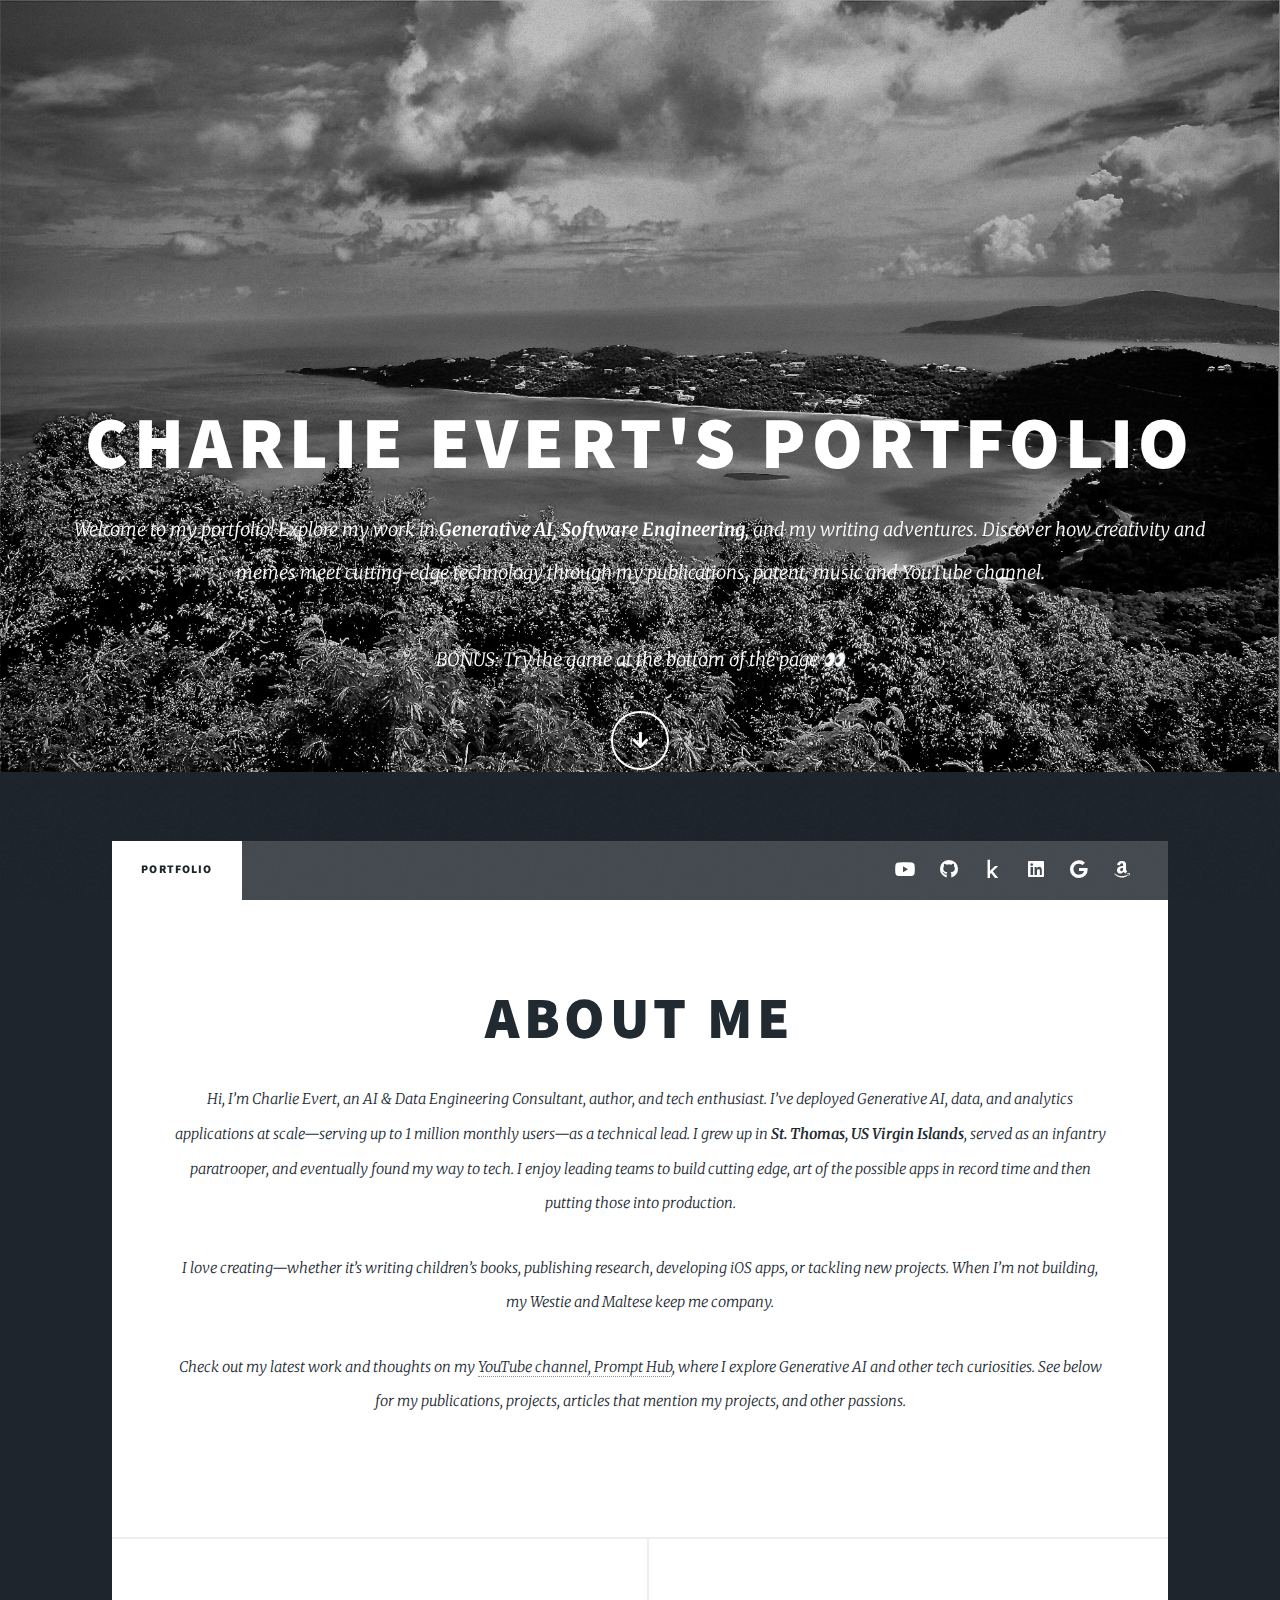
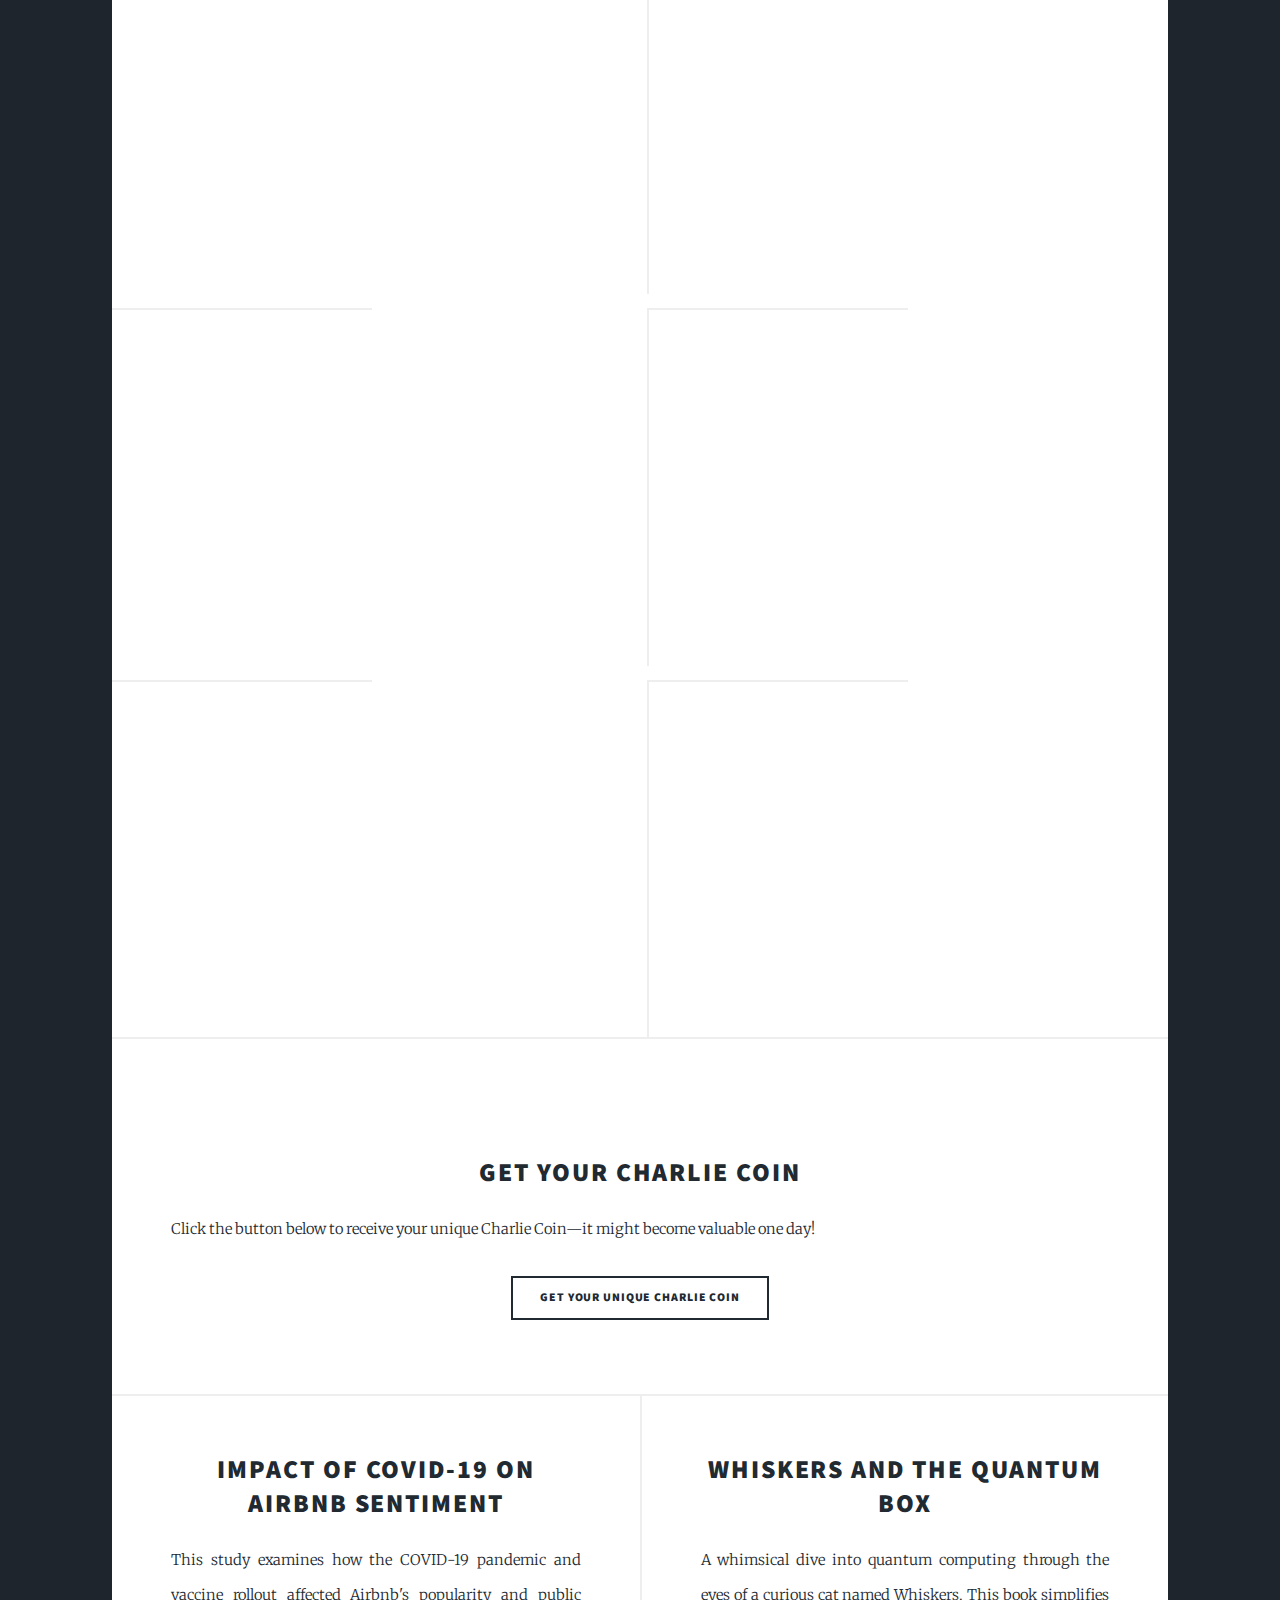
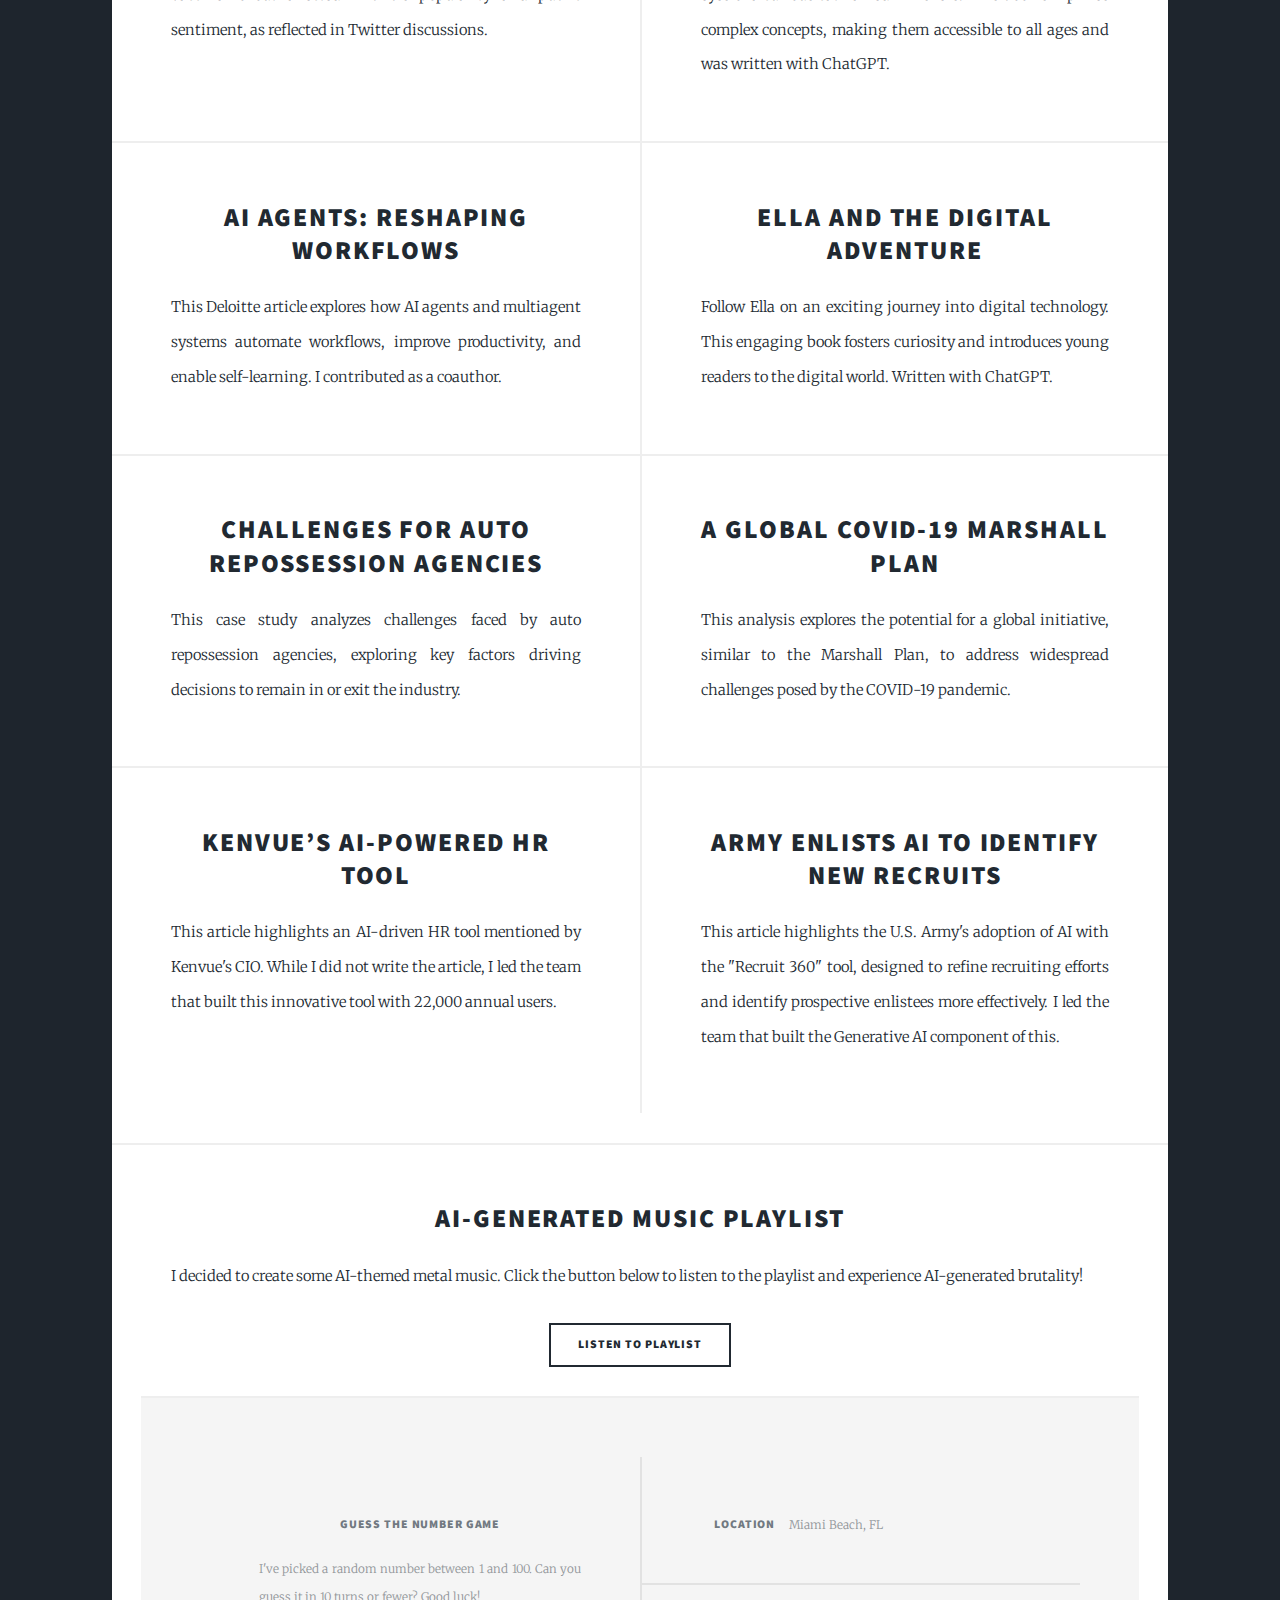
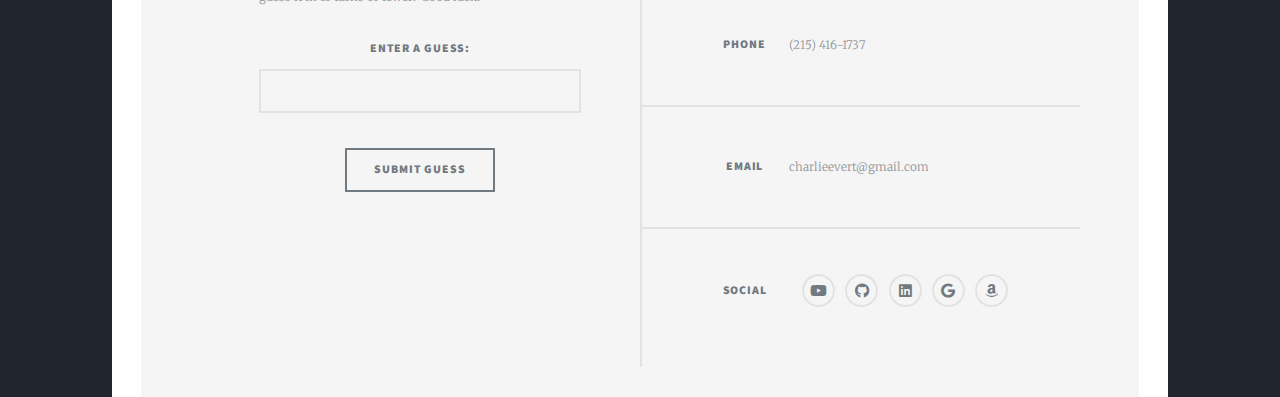
<file: index.html>
<!DOCTYPE HTML>

<html>
	<head>
		<title>Charlie Evert's Portfolio</title>
		<meta charset="utf-8" />
		<meta name="viewport" content="width=device-width, initial-scale=1, user-scalable=no" />
		<link rel="stylesheet" href="assets/css/main.css" />
		<noscript><link rel="stylesheet" href="assets/css/noscript.css" /></noscript>
		<link rel="stylesheet" href="https://cdnjs.cloudflare.com/ajax/libs/font-awesome/5.15.1/css/all.min.css">

		<!-- Global site tag (gtag.js) - Google Analytics -->
		<script async src="https://www.googletagmanager.com/gtag/js?id=G-ZRR3DZ2JKE"></script>
		<script>
		window.dataLayer = window.dataLayer || [];
		function gtag(){dataLayer.push(arguments);}
		gtag('js', new Date());
		gtag('config', 'G-ZRR3DZ2JKE');
		</script>
	</head>

	<body class="is-preload">
	

		<!-- Wrapper -->
		<div id="wrapper" class="fade-in">

			<!-- Intro -->
			<div id="intro">
				<h1>Charlie Evert's Portfolio</h1>
				<p>Welcome to my portfolio! Explore my work in <strong>Generative AI</strong>, <strong>Software Engineering</strong>, and my writing adventures. Discover how creativity and memes meet cutting-edge technology through my publications, patent, music and YouTube channel.<br><br> BONUS: Try the game at the bottom of the page 👀 </p>
				<ul class="actions">
					<li><a href="#header" class="button icon solid solo fa-arrow-down scrolly">Continue</a></li>
				</ul>
			</div>

			<!-- Header -->
			<header id="header">
				<a href="https://www.linkedin.com/in/ralphcharlesevertiv/details/featured/" class="logo">Resumé</a>
			</header>

			<!-- Nav -->
			<nav id="nav">
			    <ul class="links">
			        <li class="active"><a href="index.html">Portfolio</a></li>
			    </ul>
			    <ul class="icons">
			        <li><a href="https://www.youtube.com/@PromptHubOfficial" class="icon brands fa-youtube"><span class="label">YouTube</span></a></li>
			        <li><a href="https://github.com/CharlieEvert" class="icon brands fa-github"><span class="label">GitHub</span></a></li>
			        <li><a href="https://www.kaggle.com/charlieevert" class="icon brands fa-kaggle"><span class="label">Kaggle</span></a></li>
			        <li><a href="https://www.linkedin.com/in/ralphcharlesevertiv/" class="icon brands fa-linkedin"><span class="label">LinkedIn</span></a></li>
			        <li><a href="https://scholar.google.com/citations?view_op=list_works&hl=en&user=8EMpu2EAAAAJ" class="icon brands fa-google"><span class="label">Google Scholar</span></a></li>
				<li><a href="https://www.amazon.com/s?i=digital-text&rh=p_27%3ACharlie%2BEvert&s=relevancerank&text=Charlie+Evert&ref=dp_byline_sr_ebooks_1" class="icon brands fa-amazon"><span class="label">Amazon</span></a></li>
			    </ul>
			</nav>

			<!-- Main -->
			<div id="main">
			
			    <!-- Featured Post -->
				<article class="post featured">
				    <header class="major">
				        <h2><a href="https://www.linkedin.com/in/ralphcharlesevertiv/" target="_blank">About Me</a></h2>
				        <p>
				            Hi, I’m Charlie Evert, an AI & Data Engineering Consultant, author, and tech enthusiast. 
				            I’ve deployed Generative AI, data, and analytics applications at scale—serving up to 1 million monthly users—as a technical lead.
				            I grew up in <strong>St. Thomas, US Virgin Islands</strong>, served as an infantry paratrooper, and eventually found my way to tech.
					    I enjoy leading teams to build cutting edge, art of the possible apps in record time and then putting those into production.
				        </p>
				        <p>
				            I love creating—whether it’s writing children’s books, publishing research, developing iOS apps, or tackling new projects. 
				            When I’m not building, my Westie and Maltese keep me company.
				        </p>
				        <p>
				            Check out my latest work and thoughts on my <a href="https://www.youtube.com/@PromptHubOfficial" target="_blank">YouTube channel, Prompt Hub</a>, 
				            where I explore Generative AI and other tech curiosities. See below for my publications, projects, articles that mention my projects, and other passions.
				        </p>
				    </header>
				</article>

				<!-- Videos -->
				<section class="posts" style="display: grid; grid-template-columns: repeat(2, 1fr); gap: 1rem; justify-content: center; align-items: center;">
				    <article style="text-align: center;">
				        <iframe width="400" height="225" src="https://www.youtube.com/embed/htwO9ooegNU" frameborder="0" allowfullscreen></iframe>
				    </article>
				    <article style="text-align: center;">
				        <iframe width="400" height="225" src="https://www.youtube.com/embed/29PYXId7I04" frameborder="0" allowfullscreen></iframe>
				    </article>
				    <article style="text-align: center;">
				        <iframe width="400" height="225" src="https://www.youtube.com/embed/8mgObntOWb4" frameborder="0" allowfullscreen></iframe>
				    </article>
				    <article style="text-align: center;">
				        <iframe width="400" height="225" src="https://www.youtube.com/embed/g1-XGhahUXk" frameborder="0" allowfullscreen></iframe>
				    </article>
				    <article style="text-align: center;">
				        <iframe width="400" height="225" src="https://www.youtube.com/embed/GNATGT6H1r4" frameborder="0" allowfullscreen></iframe>
				    </article>
				    <article style="text-align: center;">
				        <iframe width="400" height="225" src="https://www.youtube.com/embed/h2U4jlMqRCc" frameborder="0" allowfullscreen></iframe>
				    </article>
				</section>
				
			    <!-- Blockchain Feature -->
				<article class="post featured">
				    <section id="blockchain-section" style="margin-top: 2rem;">
				        <h2>Get Your Charlie Coin</h2>
				        <p>Click the button below to receive your unique Charlie Coin—it might become valuable one day!</p>
				        <button id="charlieCoinButton" class="button">Get Your Unique Charlie Coin</button>
				        <div id="coinResponse" style="margin-top: 1rem; font-weight: bold;"></div>
				    </section>
				</article>
			
			    <!-- Posts -->
				<section class="posts">
				    <article>
				        <header>
				            <h2><a href="https://www.researchgate.net/publication/377032400_Exploring_the_impact_of_COVID-19_Pandemic_and_Vaccine_Dissemination_on_Airbnb's_Popularity_and_Sentiment_on_Twitter">Impact of COVID-19 on Airbnb Sentiment</a></h2>
				        </header>
				        <p>
				            This study examines how the COVID-19 pandemic and vaccine rollout affected Airbnb's popularity and public sentiment, as reflected in Twitter discussions.
				        </p>
				    </article>
				
				    <article>
				        <header>
				            <h2><a href="https://www.amazon.com/Whiskers-Quantum-Box-Computing-Ages-ebook/dp/B0DPD98B66" target="_blank">Whiskers and the Quantum Box</a></h2>
				        </header>
				        <p>
				            A whimsical dive into quantum computing through the eyes of a curious cat named Whiskers. This book simplifies complex concepts, making them accessible to all ages and was written with ChatGPT.
				        </p>
				    </article>
				
				    <article>
				        <header>
				            <h2><a href="https://www2.deloitte.com/us/en/pages/consulting/articles/generative-ai-agents-multiagent-systems.html" target="_blank">AI Agents: Reshaping Workflows</a></h2>
				        </header>
				        <p>
				            This Deloitte article explores how AI agents and multiagent systems automate workflows, improve productivity, and enable self-learning. I contributed as a coauthor.
				        </p>
				    </article>
				
				    <article>
				        <header>
				            <h2><a href="https://www.amazon.com/Ella-Digital-Adventure-Charlie-Evert-ebook/dp/B0CXYDNK29" target="_blank">Ella and the Digital Adventure</a></h2>
				        </header>
				        <p>
				            Follow Ella on an exciting journey into digital technology. This engaging book fosters curiosity and introduces young readers to the digital world. Written with ChatGPT.
				        </p>
				    </article>
				
				    <article>
				        <header>
				            <h2><a href="https://sk.sagepub.com/cases/auto-repossession-agencies-they-leaving-the-industry-remain-business">Challenges for Auto Repossession Agencies</a></h2>
				        </header>
				        <p>
				            This case study analyzes challenges faced by auto repossession agencies, exploring key factors driving decisions to remain in or exit the industry.
				        </p>
				    </article>
				
				    <article>
				        <header>
				            <h2><a href="https://sk.sagepub.com/cases/is-there-a-case-for-a-global-covid-19-marshall-plan">A Global COVID-19 Marshall Plan</a></h2>
				        </header>
				        <p>
				            This analysis explores the potential for a global initiative, similar to the Marshall Plan, to address widespread challenges posed by the COVID-19 pandemic.
				        </p>
				    </article>
				
				    <article>
				        <header>
				            <h2><a href="https://medium.com/authority-magazine/bernardo-tavares-of-kenvue-how-we-leveraged-ai-to-take-our-company-to-the-next-level-1a697c06b082">Kenvue’s AI-Powered HR Tool</a></h2>
				        </header>
				        <p>
				            This article highlights an AI-driven HR tool mentioned by Kenvue's CIO. While I did not write the article, I led the team that built this innovative tool with 22,000 annual users.
				        </p>
				    </article>
				    <article>
				        <header>
					    <h2><a href="https://www.armytimes.com/news/your-army/2024/09/25/army-enlists-ai-to-identify-prospective-new-recruits/" target="_blank">Army Enlists AI to Identify New Recruits</a></h2>
				        </header>
				        <p>
					This article highlights the U.S. Army's adoption of AI with the "Recruit 360" tool, designed to refine recruiting efforts and identify prospective enlistees more effectively. I led the team that built the Generative AI component of this.
				        </p>
				    </article>
				</section>

				<!-- AI-Generated Music Playlist -->
				<section id="ai-music" style="margin-top: 2rem; text-align: center;">
				    <h2>AI-Generated Music Playlist</h2>
				    <p>I decided to create some AI-themed metal music. Click the button below to listen to the playlist and experience AI-generated brutality!</p>
				    <a href="https://suno.com/playlist/b91f796f-6d3c-41d7-b753-0f2ca9b4abae" target="_blank" class="button">Listen to Playlist</a>
				</section>

			<!-- Footer -->
			<footer id="footer">
				<section>
					<h3>Guess the Number Game</h3>
					<p>I've picked a random number between 1 and 100. Can you guess it in 10 turns or fewer? Good luck!</p>
					<div class="form">
						<label for="guessField">Enter a guess: </label>
						<input type="text" id="guessField" class="guessField"> <br>
						<input type="submit" value="Submit guess" class="guessSubmit">
					</div>
					<div class="resultParas">
						<p class="guesses"></p>
						<p class="lastResult"></p>
						<p class="lowOrHi"></p>
					</div>
				</section>

				<section class="split contact">
					<section class="alt">
						<h3>Location</h3>
						<p>Miami Beach, FL</p>
					</section>
					<section>
						<h3>Phone</h3>
						<p>(215) 416-1737</p>
					</section>
					<section>
						<h3>Email</h3>
						<p>charlieevert@gmail.com</p>
					</section>
					<section>
						<h3>Social</h3>
						<ul class="icons alt">
							<li><a href="https://www.youtube.com/@PromptHubOfficial" class="icon brands fa-youtube"><span class="label">YouTube</span></a></li>
							<li><a href="https://github.com/CharlieEvert" class="icon brands fa-github"><span class="label">GitHub</span></a></li>
							<li><a href="https://www.linkedin.com/in/ralphcharlesevertiv/" class="icon brands fa-linkedin"><span class="label">LinkedIn</span></a></li>
							<li><a href="https://scholar.google.com/citations?view_op=list_works&hl=en&user=8EMpu2EAAAAJ" class="icon brands fa-google"><span class="label">Google Scholar</span></a></li>
							<li><a href="https://www.amazon.com/s?i=digital-text&rh=p_27%3ACharlie%2BEvert&s=relevancerank&text=Charlie+Evert&ref=dp_byline_sr_ebooks_1" class="icon brands fa-amazon"><span class="label">Amazon</span></a></li>
						    </ul>
					</section>
				</section>
			</footer>
		</div>

		<!-- Scripts -->
		<script src="assets/js/jquery.min.js"></script>
		<script src="assets/js/jquery.scrollex.min.js"></script>
		<script src="assets/js/jquery.scrolly.min.js"></script>
		<script src="assets/js/browser.min.js"></script>
		<script src="assets/js/breakpoints.min.js"></script>
		<script src="assets/js/util.js"></script>
		<script src="assets/js/main.js"></script>
		<script>
		    document.getElementById('charlieCoinButton').addEventListener('click', function() {
		        // Simulate generating a unique Charlie Coin
		        const coinId = 'CHARLIE-' + Array.from({ length: 20 }, () => Math.floor(Math.random() * 36).toString(36)).join('').toUpperCase();
		        const responseElement = document.getElementById('coinResponse');
		        
		        // Display the generated coin
		        responseElement.textContent = `🎉 Congratulations! You've received your unique Charlie Coin: ${coinId}`;
		        
		        // Optionally log to a server or blockchain system here
		        // Example: Call an API to save this transaction on a blockchain
		    });
		</script>
		<script>
		    let randomNumber = Math.floor(Math.random() * 100) + 1;
		    const guesses = document.querySelector('.guesses');
		    const lastResult = document.querySelector('.lastResult');
		    const lowOrHi = document.querySelector('.lowOrHi');
		    const guessSubmit = document.querySelector('.guessSubmit');
		    const guessField = document.querySelector('.guessField');
		    let guessCount = 1;
		    let resetButton;
		
		    function checkGuess() {
		        const userGuess = Number(guessField.value);
		        if (isNaN(userGuess) || userGuess < 1 || userGuess > 100) {
		            lastResult.textContent = 'Please enter a number between 1 and 100!';
		            lastResult.style.backgroundColor = 'orange';
		            guessField.value = '';
		            guessField.focus();
		            return;
		        }
		
		        if (guessCount === 1) {
		            guesses.textContent = 'Previous guesses: ';
		        }
		        guesses.textContent += `${userGuess} `;
		
		        if (userGuess === randomNumber) {
		            lastResult.textContent = '🎉 Congratulations! You guessed the number! Email me at charlieevert@gmail.com with a job offer to claim your prize. 🎉';
		            lastResult.style.backgroundColor = 'lightgreen';
		            lowOrHi.textContent = '';
		            setGameOver();
		        } else if (guessCount === 10) {
		            lastResult.textContent = '💀 Game Over! You used all 10 guesses.';
		            setGameOver();
		        } else {
		            lastResult.textContent = '❌ Wrong guess!';
		            lastResult.style.backgroundColor = 'pink';
		            if (userGuess < randomNumber) {
		                lowOrHi.textContent = 'Your guess was too low!';
		            } else {
		                lowOrHi.textContent = 'Your guess was too high!';
		            }
		        }
		
		        guessCount++;
		        guessField.value = '';
		        guessField.focus();
		    }
		
		    function setGameOver() {
		        guessField.disabled = true;
		        guessSubmit.disabled = true;
		        resetButton = document.createElement('button');
		        resetButton.textContent = 'Start New Game';
		        document.body.appendChild(resetButton);
		        resetButton.addEventListener('click', resetGame);
		    }
		
		    function resetGame() {
		        guessCount = 1;
		        const resetParas = document.querySelectorAll('.resultParas p');
		        resetParas.forEach(para => (para.textContent = ''));
		
		        resetButton.parentNode.removeChild(resetButton);
		
		        guessField.disabled = false;
		        guessSubmit.disabled = false;
		        guessField.value = '';
		        guessField.focus();
		
		        lastResult.style.backgroundColor = 'white';
		        randomNumber = Math.floor(Math.random() * 100) + 1;
		    }
		
		    guessSubmit.addEventListener('click', checkGuess);
		</script>
	</body>
</html>
</file>
<file: assets/css/main.css>
@import url(fontawesome-all.min.css);
@import url("https://fonts.googleapis.com/css?family=Merriweather:300,700,300italic,700italic|Source+Sans+Pro:900");

/*
	Massively by HTML5 UP
	html5up.net | @ajlkn
	Free for personal and commercial use under the CCA 3.0 license (html5up.net/license)
*/

html, body, div, span, applet, object,
iframe, h1, h2, h3, h4, h5, h6, p, blockquote,
pre, a, abbr, acronym, address, big, cite,
code, del, dfn, em, img, ins, kbd, q, s, samp,
small, strike, strong, sub, sup, tt, var, b,
u, i, center, dl, dt, dd, ol, ul, li, fieldset,
form, label, legend, table, caption, tbody,
tfoot, thead, tr, th, td, article, aside,
canvas, details, embed, figure, figcaption,
footer, header, hgroup, menu, nav, output, ruby,
section, summary, time, mark, audio, video {
	margin: 0;
	padding: 0;
	border: 0;
	font-size: 100%;
	font: inherit;
	vertical-align: baseline;}

article, aside, details, figcaption, figure,
footer, header, hgroup, menu, nav, section {
	display: block;}

body {
	line-height: 1;
}

ol, ul {
	list-style: none;
}

blockquote, q {
	quotes: none;
}

	blockquote:before, blockquote:after, q:before, q:after {
		content: '';
		content: none;
	}

table {
	border-collapse: collapse;
	border-spacing: 0;
}

body {
	-webkit-text-size-adjust: none;
}

mark {
	background-color: transparent;
	color: inherit;
}

input::-moz-focus-inner {
	border: 0;
	padding: 0;
}

input, select, textarea {
	-moz-appearance: none;
	-webkit-appearance: none;
	-ms-appearance: none;
	appearance: none;
}

/* Basic */

	@-ms-viewport {
		width: device-width;
	}

	body {
		-ms-overflow-style: scrollbar;
	}

	@media screen and (max-width: 480px) {

		html, body {
			min-width: 320px;
		}

	}

	html {
		box-sizing: border-box;
	}

	*, *:before, *:after {
		box-sizing: inherit;
	}

	body {
		background-color: #1e252d;
	}

		body.is-preload *, body.is-preload *:before, body.is-preload *:after {
			-moz-animation: none !important;
			-webkit-animation: none !important;
			-ms-animation: none !important;
			animation: none !important;
			-moz-transition: none !important;
			-webkit-transition: none !important;
			-ms-transition: none !important;
			transition: none !important;
		}

/* Type */

	html {
		font-size: 16pt;
	}

		@media screen and (max-width: 1680px) {

			html {
				font-size: 12pt;
			}

		}

		@media screen and (max-width: 1280px) {

			html {
				font-size: 11pt;
			}

		}

		@media screen and (max-width: 360px) {

			html {
				font-size: 10pt;
			}

		}

	body {
		color: #212931;
	}

	body, input, select, textarea {
		font-family: "Merriweather", Georgia, serif;
		font-weight: 300;
		font-size: 1rem;
		line-height: 2.375;
	}

	a {
		-moz-transition: color 0.2s ease-in-out, background-color 0.2s ease-in-out, border-color 0.2s ease-in-out, box-shadow 0.2s ease-in-out;
		-webkit-transition: color 0.2s ease-in-out, background-color 0.2s ease-in-out, border-color 0.2s ease-in-out, box-shadow 0.2s ease-in-out;
		-ms-transition: color 0.2s ease-in-out, background-color 0.2s ease-in-out, border-color 0.2s ease-in-out, box-shadow 0.2s ease-in-out;
		transition: color 0.2s ease-in-out, background-color 0.2s ease-in-out, border-color 0.2s ease-in-out, box-shadow 0.2s ease-in-out;
		border-bottom: dotted 1px;
		text-decoration: none;
	}

		a:hover {
			border-bottom-color: transparent;
		}

	strong, b {
		font-weight: 600;
	}

	em, i {
		font-style: italic;
	}

	p {
		text-align: justify;
		margin: 0 0 2rem 0;
	}

	h1, h2, h3, h4, h5, h6 {
		font-family: "Source Sans Pro", Helvetica, sans-serif;
		font-weight: 900;
		line-height: 1.5;
		letter-spacing: 0.075em;
		text-transform: uppercase;
		margin: 0 0 1rem 0;
	}

		h1 a, h2 a, h3 a, h4 a, h5 a, h6 a {
			border-bottom: 0;
			color: inherit;
			text-decoration: none;
		}

	h1 {
		font-size: 4rem;
		line-height: 1.1;
		margin: 0 0 2rem 0;
	}

	h2 {
		font-size: 1.75rem;
		line-height: 1.3;
		margin: 0 0 1.5rem 0;
	}

	h3 {
		font-size: 1.25rem;
		margin: 0 0 1.5rem 0;
	}

	h4 {
		font-size: 1rem;
	}

	h5 {
		font-size: 0.9rem;
	}

	h6 {
		font-size: 0.8rem;
	}

	sub {
		font-size: 0.8rem;
		position: relative;
		top: 0.5rem;
	}

	sup {
		font-size: 0.8rem;
		position: relative;
		top: -0.5rem;
	}

	blockquote {
		border-left: solid 4px;
		font-style: italic;
		margin: 0 0 2rem 0;
		padding: 0.5rem 0 0.5rem 2rem;
	}

	code {
		border: solid 2px;
		font-family: "Courier New", monospace;
		font-size: 0.9rem;
		margin: 0 0.25rem;
		padding: 0.25rem 0.65rem;
	}

	pre {
		-webkit-overflow-scrolling: touch;
		font-family: "Courier New", monospace;
		font-size: 0.9rem;
		margin: 0 0 2rem 0;
	}

		pre code {
			display: block;
			line-height: 1.75;
			padding: 1rem 1.5rem;
			overflow-x: auto;
		}

	hr {
		border: 0;
		border-bottom: solid 2px;
		margin: 3rem 0;
	}

		hr.major {
			margin: 5rem 0;
		}

	.align-left {
		text-align: left;
	}

	.align-center {
		text-align: center;
	}

	.align-right {
		text-align: right;
	}

	input, select, textarea {
		color: #212931;
	}

	a {
		color: #212931;
		border-bottom-color: rgba(33, 41, 49, 0.5);
	}

		a:hover {
			border-bottom-color: transparent;
			color: #18bfef !important;
		}

	strong, b {
		color: #212931;
	}

	h1, h2, h3, h4, h5, h6 {
		color: #212931;
	}

	blockquote {
		border-left-color: #eeeeee;
	}

	code {
		background: rgba(220, 220, 220, 0.25);
		border-color: #eeeeee;
	}

	hr {
		border-bottom-color: #eeeeee;
	}

/* Row */

	.row {
		display: flex;
		flex-wrap: wrap;
		box-sizing: border-box;
		align-items: stretch;
	}

		.row > * {
			box-sizing: border-box;
		}

		.row.gtr-uniform > * > :last-child {
			margin-bottom: 0;
		}

		.row.aln-left {
			justify-content: flex-start;
		}

		.row.aln-center {
			justify-content: center;
		}

		.row.aln-right {
			justify-content: flex-end;
		}

		.row.aln-top {
			align-items: flex-start;
		}

		.row.aln-middle {
			align-items: center;
		}

		.row.aln-bottom {
			align-items: flex-end;
		}

		.row > .imp {
			order: -1;
		}

		.row > .col-1 {
			width: 8.33333%;
		}

		.row > .off-1 {
			margin-left: 8.33333%;
		}

		.row > .col-2 {
			width: 16.66667%;
		}

		.row > .off-2 {
			margin-left: 16.66667%;
		}

		.row > .col-3 {
			width: 25%;
		}

		.row > .off-3 {
			margin-left: 25%;
		}

		.row > .col-4 {
			width: 33.33333%;
		}

		.row > .off-4 {
			margin-left: 33.33333%;
		}

		.row > .col-5 {
			width: 41.66667%;
		}

		.row > .off-5 {
			margin-left: 41.66667%;
		}

		.row > .col-6 {
			width: 50%;
		}

		.row > .off-6 {
			margin-left: 50%;
		}

		.row > .col-7 {
			width: 58.33333%;
		}

		.row > .off-7 {
			margin-left: 58.33333%;
		}

		.row > .col-8 {
			width: 66.66667%;
		}

		.row > .off-8 {
			margin-left: 66.66667%;
		}

		.row > .col-9 {
			width: 75%;
		}

		.row > .off-9 {
			margin-left: 75%;
		}

		.row > .col-10 {
			width: 83.33333%;
		}

		.row > .off-10 {
			margin-left: 83.33333%;
		}

		.row > .col-11 {
			width: 91.66667%;
		}

		.row > .off-11 {
			margin-left: 91.66667%;
		}

		.row > .col-12 {
			width: 100%;
		}

		.row > .off-12 {
			margin-left: 100%;
		}

		.row.gtr-0 {
			margin-top: 0;
			margin-left: 0rem;
		}

			.row.gtr-0 > * {
				padding: 0 0 0 0rem;
			}

			.row.gtr-0.gtr-uniform {
				margin-top: 0rem;
			}

				.row.gtr-0.gtr-uniform > * {
					padding-top: 0rem;
				}

		.row.gtr-25 {
			margin-top: 0;
			margin-left: -0.375rem;
		}

			.row.gtr-25 > * {
				padding: 0 0 0 0.375rem;
			}

			.row.gtr-25.gtr-uniform {
				margin-top: -0.375rem;
			}

				.row.gtr-25.gtr-uniform > * {
					padding-top: 0.375rem;
				}

		.row.gtr-50 {
			margin-top: 0;
			margin-left: -0.75rem;
		}

			.row.gtr-50 > * {
				padding: 0 0 0 0.75rem;
			}

			.row.gtr-50.gtr-uniform {
				margin-top: -0.75rem;
			}

				.row.gtr-50.gtr-uniform > * {
					padding-top: 0.75rem;
				}

		.row {
			margin-top: 0;
			margin-left: -1.5rem;
		}

			.row > * {
				padding: 0 0 0 1.5rem;
			}

			.row.gtr-uniform {
				margin-top: -1.5rem;
			}

				.row.gtr-uniform > * {
					padding-top: 1.5rem;
				}

		.row.gtr-150 {
			margin-top: 0;
			margin-left: -2.25rem;
		}

			.row.gtr-150 > * {
				padding: 0 0 0 2.25rem;
			}

			.row.gtr-150.gtr-uniform {
				margin-top: -2.25rem;
			}

				.row.gtr-150.gtr-uniform > * {
					padding-top: 2.25rem;
				}

		.row.gtr-200 {
			margin-top: 0;
			margin-left: -3rem;
		}

			.row.gtr-200 > * {
				padding: 0 0 0 3rem;
			}

			.row.gtr-200.gtr-uniform {
				margin-top: -3rem;
			}

				.row.gtr-200.gtr-uniform > * {
					padding-top: 3rem;
				}

		@media screen and (max-width: 1680px) {

			.row {
				display: flex;
				flex-wrap: wrap;
				box-sizing: border-box;
				align-items: stretch;
			}

				.row > * {
					box-sizing: border-box;
				}

				.row.gtr-uniform > * > :last-child {
					margin-bottom: 0;
				}

				.row.aln-left {
					justify-content: flex-start;
				}

				.row.aln-center {
					justify-content: center;
				}

				.row.aln-right {
					justify-content: flex-end;
				}

				.row.aln-top {
					align-items: flex-start;
				}

				.row.aln-middle {
					align-items: center;
				}

				.row.aln-bottom {
					align-items: flex-end;
				}

				.row > .imp-xlarge {
					order: -1;
				}

				.row > .col-1-xlarge {
					width: 8.33333%;
				}

				.row > .off-1-xlarge {
					margin-left: 8.33333%;
				}

				.row > .col-2-xlarge {
					width: 16.66667%;
				}

				.row > .off-2-xlarge {
					margin-left: 16.66667%;
				}

				.row > .col-3-xlarge {
					width: 25%;
				}

				.row > .off-3-xlarge {
					margin-left: 25%;
				}

				.row > .col-4-xlarge {
					width: 33.33333%;
				}

				.row > .off-4-xlarge {
					margin-left: 33.33333%;
				}

				.row > .col-5-xlarge {
					width: 41.66667%;
				}

				.row > .off-5-xlarge {
					margin-left: 41.66667%;
				}

				.row > .col-6-xlarge {
					width: 50%;
				}

				.row > .off-6-xlarge {
					margin-left: 50%;
				}

				.row > .col-7-xlarge {
					width: 58.33333%;
				}

				.row > .off-7-xlarge {
					margin-left: 58.33333%;
				}

				.row > .col-8-xlarge {
					width: 66.66667%;
				}

				.row > .off-8-xlarge {
					margin-left: 66.66667%;
				}

				.row > .col-9-xlarge {
					width: 75%;
				}

				.row > .off-9-xlarge {
					margin-left: 75%;
				}

				.row > .col-10-xlarge {
					width: 83.33333%;
				}

				.row > .off-10-xlarge {
					margin-left: 83.33333%;
				}

				.row > .col-11-xlarge {
					width: 91.66667%;
				}

				.row > .off-11-xlarge {
					margin-left: 91.66667%;
				}

				.row > .col-12-xlarge {
					width: 100%;
				}

				.row > .off-12-xlarge {
					margin-left: 100%;
				}

				.row.gtr-0 {
					margin-top: 0;
					margin-left: 0rem;
				}

					.row.gtr-0 > * {
						padding: 0 0 0 0rem;
					}

					.row.gtr-0.gtr-uniform {
						margin-top: 0rem;
					}

						.row.gtr-0.gtr-uniform > * {
							padding-top: 0rem;
						}

				.row.gtr-25 {
					margin-top: 0;
					margin-left: -0.375rem;
				}

					.row.gtr-25 > * {
						padding: 0 0 0 0.375rem;
					}

					.row.gtr-25.gtr-uniform {
						margin-top: -0.375rem;
					}

						.row.gtr-25.gtr-uniform > * {
							padding-top: 0.375rem;
						}

				.row.gtr-50 {
					margin-top: 0;
					margin-left: -0.75rem;
				}

					.row.gtr-50 > * {
						padding: 0 0 0 0.75rem;
					}

					.row.gtr-50.gtr-uniform {
						margin-top: -0.75rem;
					}

						.row.gtr-50.gtr-uniform > * {
							padding-top: 0.75rem;
						}

				.row {
					margin-top: 0;
					margin-left: -1.5rem;
				}

					.row > * {
						padding: 0 0 0 1.5rem;
					}

					.row.gtr-uniform {
						margin-top: -1.5rem;
					}

						.row.gtr-uniform > * {
							padding-top: 1.5rem;
						}

				.row.gtr-150 {
					margin-top: 0;
					margin-left: -2.25rem;
				}

					.row.gtr-150 > * {
						padding: 0 0 0 2.25rem;
					}

					.row.gtr-150.gtr-uniform {
						margin-top: -2.25rem;
					}

						.row.gtr-150.gtr-uniform > * {
							padding-top: 2.25rem;
						}

				.row.gtr-200 {
					margin-top: 0;
					margin-left: -3rem;
				}

					.row.gtr-200 > * {
						padding: 0 0 0 3rem;
					}

					.row.gtr-200.gtr-uniform {
						margin-top: -3rem;
					}

						.row.gtr-200.gtr-uniform > * {
							padding-top: 3rem;
						}

		}

		@media screen and (max-width: 1280px) {

			.row {
				display: flex;
				flex-wrap: wrap;
				box-sizing: border-box;
				align-items: stretch;
			}

				.row > * {
					box-sizing: border-box;
				}

				.row.gtr-uniform > * > :last-child {
					margin-bottom: 0;
				}

				.row.aln-left {
					justify-content: flex-start;
				}

				.row.aln-center {
					justify-content: center;
				}

				.row.aln-right {
					justify-content: flex-end;
				}

				.row.aln-top {
					align-items: flex-start;
				}

				.row.aln-middle {
					align-items: center;
				}

				.row.aln-bottom {
					align-items: flex-end;
				}

				.row > .imp-large {
					order: -1;
				}

				.row > .col-1-large {
					width: 8.33333%;
				}

				.row > .off-1-large {
					margin-left: 8.33333%;
				}

				.row > .col-2-large {
					width: 16.66667%;
				}

				.row > .off-2-large {
					margin-left: 16.66667%;
				}

				.row > .col-3-large {
					width: 25%;
				}

				.row > .off-3-large {
					margin-left: 25%;
				}

				.row > .col-4-large {
					width: 33.33333%;
				}

				.row > .off-4-large {
					margin-left: 33.33333%;
				}

				.row > .col-5-large {
					width: 41.66667%;
				}

				.row > .off-5-large {
					margin-left: 41.66667%;
				}

				.row > .col-6-large {
					width: 50%;
				}

				.row > .off-6-large {
					margin-left: 50%;
				}

				.row > .col-7-large {
					width: 58.33333%;
				}

				.row > .off-7-large {
					margin-left: 58.33333%;
				}

				.row > .col-8-large {
					width: 66.66667%;
				}

				.row > .off-8-large {
					margin-left: 66.66667%;
				}

				.row > .col-9-large {
					width: 75%;
				}

				.row > .off-9-large {
					margin-left: 75%;
				}

				.row > .col-10-large {
					width: 83.33333%;
				}

				.row > .off-10-large {
					margin-left: 83.33333%;
				}

				.row > .col-11-large {
					width: 91.66667%;
				}

				.row > .off-11-large {
					margin-left: 91.66667%;
				}

				.row > .col-12-large {
					width: 100%;
				}

				.row > .off-12-large {
					margin-left: 100%;
				}

				.row.gtr-0 {
					margin-top: 0;
					margin-left: 0rem;
				}

					.row.gtr-0 > * {
						padding: 0 0 0 0rem;
					}

					.row.gtr-0.gtr-uniform {
						margin-top: 0rem;
					}

						.row.gtr-0.gtr-uniform > * {
							padding-top: 0rem;
						}

				.row.gtr-25 {
					margin-top: 0;
					margin-left: -0.375rem;
				}

					.row.gtr-25 > * {
						padding: 0 0 0 0.375rem;
					}

					.row.gtr-25.gtr-uniform {
						margin-top: -0.375rem;
					}

						.row.gtr-25.gtr-uniform > * {
							padding-top: 0.375rem;
						}

				.row.gtr-50 {
					margin-top: 0;
					margin-left: -0.75rem;
				}

					.row.gtr-50 > * {
						padding: 0 0 0 0.75rem;
					}

					.row.gtr-50.gtr-uniform {
						margin-top: -0.75rem;
					}

						.row.gtr-50.gtr-uniform > * {
							padding-top: 0.75rem;
						}

				.row {
					margin-top: 0;
					margin-left: -1.5rem;
				}

					.row > * {
						padding: 0 0 0 1.5rem;
					}

					.row.gtr-uniform {
						margin-top: -1.5rem;
					}

						.row.gtr-uniform > * {
							padding-top: 1.5rem;
						}

				.row.gtr-150 {
					margin-top: 0;
					margin-left: -2.25rem;
				}

					.row.gtr-150 > * {
						padding: 0 0 0 2.25rem;
					}

					.row.gtr-150.gtr-uniform {
						margin-top: -2.25rem;
					}

						.row.gtr-150.gtr-uniform > * {
							padding-top: 2.25rem;
						}

				.row.gtr-200 {
					margin-top: 0;
					margin-left: -3rem;
				}

					.row.gtr-200 > * {
						padding: 0 0 0 3rem;
					}

					.row.gtr-200.gtr-uniform {
						margin-top: -3rem;
					}

						.row.gtr-200.gtr-uniform > * {
							padding-top: 3rem;
						}

		}

		@media screen and (max-width: 980px) {

			.row {
				display: flex;
				flex-wrap: wrap;
				box-sizing: border-box;
				align-items: stretch;
			}

				.row > * {
					box-sizing: border-box;
				}

				.row.gtr-uniform > * > :last-child {
					margin-bottom: 0;
				}

				.row.aln-left {
					justify-content: flex-start;
				}

				.row.aln-center {
					justify-content: center;
				}

				.row.aln-right {
					justify-content: flex-end;
				}

				.row.aln-top {
					align-items: flex-start;
				}

				.row.aln-middle {
					align-items: center;
				}

				.row.aln-bottom {
					align-items: flex-end;
				}

				.row > .imp-medium {
					order: -1;
				}

				.row > .col-1-medium {
					width: 8.33333%;
				}

				.row > .off-1-medium {
					margin-left: 8.33333%;
				}

				.row > .col-2-medium {
					width: 16.66667%;
				}

				.row > .off-2-medium {
					margin-left: 16.66667%;
				}

				.row > .col-3-medium {
					width: 25%;
				}

				.row > .off-3-medium {
					margin-left: 25%;
				}

				.row > .col-4-medium {
					width: 33.33333%;
				}

				.row > .off-4-medium {
					margin-left: 33.33333%;
				}

				.row > .col-5-medium {
					width: 41.66667%;
				}

				.row > .off-5-medium {
					margin-left: 41.66667%;
				}

				.row > .col-6-medium {
					width: 50%;
				}

				.row > .off-6-medium {
					margin-left: 50%;
				}

				.row > .col-7-medium {
					width: 58.33333%;
				}

				.row > .off-7-medium {
					margin-left: 58.33333%;
				}

				.row > .col-8-medium {
					width: 66.66667%;
				}

				.row > .off-8-medium {
					margin-left: 66.66667%;
				}

				.row > .col-9-medium {
					width: 75%;
				}

				.row > .off-9-medium {
					margin-left: 75%;
				}

				.row > .col-10-medium {
					width: 83.33333%;
				}

				.row > .off-10-medium {
					margin-left: 83.33333%;
				}

				.row > .col-11-medium {
					width: 91.66667%;
				}

				.row > .off-11-medium {
					margin-left: 91.66667%;
				}

				.row > .col-12-medium {
					width: 100%;
				}

				.row > .off-12-medium {
					margin-left: 100%;
				}

				.row.gtr-0 {
					margin-top: 0;
					margin-left: 0rem;
				}

					.row.gtr-0 > * {
						padding: 0 0 0 0rem;
					}

					.row.gtr-0.gtr-uniform {
						margin-top: 0rem;
					}

						.row.gtr-0.gtr-uniform > * {
							padding-top: 0rem;
						}

				.row.gtr-25 {
					margin-top: 0;
					margin-left: -0.375rem;
				}

					.row.gtr-25 > * {
						padding: 0 0 0 0.375rem;
					}

					.row.gtr-25.gtr-uniform {
						margin-top: -0.375rem;
					}

						.row.gtr-25.gtr-uniform > * {
							padding-top: 0.375rem;
						}

				.row.gtr-50 {
					margin-top: 0;
					margin-left: -0.75rem;
				}

					.row.gtr-50 > * {
						padding: 0 0 0 0.75rem;
					}

					.row.gtr-50.gtr-uniform {
						margin-top: -0.75rem;
					}

						.row.gtr-50.gtr-uniform > * {
							padding-top: 0.75rem;
						}

				.row {
					margin-top: 0;
					margin-left: -1.5rem;
				}

					.row > * {
						padding: 0 0 0 1.5rem;
					}

					.row.gtr-uniform {
						margin-top: -1.5rem;
					}

						.row.gtr-uniform > * {
							padding-top: 1.5rem;
						}

				.row.gtr-150 {
					margin-top: 0;
					margin-left: -2.25rem;
				}

					.row.gtr-150 > * {
						padding: 0 0 0 2.25rem;
					}

					.row.gtr-150.gtr-uniform {
						margin-top: -2.25rem;
					}

						.row.gtr-150.gtr-uniform > * {
							padding-top: 2.25rem;
						}

				.row.gtr-200 {
					margin-top: 0;
					margin-left: -3rem;
				}

					.row.gtr-200 > * {
						padding: 0 0 0 3rem;
					}

					.row.gtr-200.gtr-uniform {
						margin-top: -3rem;
					}

						.row.gtr-200.gtr-uniform > * {
							padding-top: 3rem;
						}

		}

		@media screen and (max-width: 736px) {

			.row {
				display: flex;
				flex-wrap: wrap;
				box-sizing: border-box;
				align-items: stretch;
			}

				.row > * {
					box-sizing: border-box;
				}

				.row.gtr-uniform > * > :last-child {
					margin-bottom: 0;
				}

				.row.aln-left {
					justify-content: flex-start;
				}

				.row.aln-center {
					justify-content: center;
				}

				.row.aln-right {
					justify-content: flex-end;
				}

				.row.aln-top {
					align-items: flex-start;
				}

				.row.aln-middle {
					align-items: center;
				}

				.row.aln-bottom {
					align-items: flex-end;
				}

				.row > .imp-small {
					order: -1;
				}

				.row > .col-1-small {
					width: 8.33333%;
				}

				.row > .off-1-small {
					margin-left: 8.33333%;
				}

				.row > .col-2-small {
					width: 16.66667%;
				}

				.row > .off-2-small {
					margin-left: 16.66667%;
				}

				.row > .col-3-small {
					width: 25%;
				}

				.row > .off-3-small {
					margin-left: 25%;
				}

				.row > .col-4-small {
					width: 33.33333%;
				}

				.row > .off-4-small {
					margin-left: 33.33333%;
				}

				.row > .col-5-small {
					width: 41.66667%;
				}

				.row > .off-5-small {
					margin-left: 41.66667%;
				}

				.row > .col-6-small {
					width: 50%;
				}

				.row > .off-6-small {
					margin-left: 50%;
				}

				.row > .col-7-small {
					width: 58.33333%;
				}

				.row > .off-7-small {
					margin-left: 58.33333%;
				}

				.row > .col-8-small {
					width: 66.66667%;
				}

				.row > .off-8-small {
					margin-left: 66.66667%;
				}

				.row > .col-9-small {
					width: 75%;
				}

				.row > .off-9-small {
					margin-left: 75%;
				}

				.row > .col-10-small {
					width: 83.33333%;
				}

				.row > .off-10-small {
					margin-left: 83.33333%;
				}

				.row > .col-11-small {
					width: 91.66667%;
				}

				.row > .off-11-small {
					margin-left: 91.66667%;
				}

				.row > .col-12-small {
					width: 100%;
				}

				.row > .off-12-small {
					margin-left: 100%;
				}

				.row.gtr-0 {
					margin-top: 0;
					margin-left: 0rem;
				}

					.row.gtr-0 > * {
						padding: 0 0 0 0rem;
					}

					.row.gtr-0.gtr-uniform {
						margin-top: 0rem;
					}

						.row.gtr-0.gtr-uniform > * {
							padding-top: 0rem;
						}

				.row.gtr-25 {
					margin-top: 0;
					margin-left: -0.375rem;
				}

					.row.gtr-25 > * {
						padding: 0 0 0 0.375rem;
					}

					.row.gtr-25.gtr-uniform {
						margin-top: -0.375rem;
					}

						.row.gtr-25.gtr-uniform > * {
							padding-top: 0.375rem;
						}

				.row.gtr-50 {
					margin-top: 0;
					margin-left: -0.75rem;
				}

					.row.gtr-50 > * {
						padding: 0 0 0 0.75rem;
					}

					.row.gtr-50.gtr-uniform {
						margin-top: -0.75rem;
					}

						.row.gtr-50.gtr-uniform > * {
							padding-top: 0.75rem;
						}

				.row {
					margin-top: 0;
					margin-left: -1.5rem;
				}

					.row > * {
						padding: 0 0 0 1.5rem;
					}

					.row.gtr-uniform {
						margin-top: -1.5rem;
					}

						.row.gtr-uniform > * {
							padding-top: 1.5rem;
						}

				.row.gtr-150 {
					margin-top: 0;
					margin-left: -2.25rem;
				}

					.row.gtr-150 > * {
						padding: 0 0 0 2.25rem;
					}

					.row.gtr-150.gtr-uniform {
						margin-top: -2.25rem;
					}

						.row.gtr-150.gtr-uniform > * {
							padding-top: 2.25rem;
						}

				.row.gtr-200 {
					margin-top: 0;
					margin-left: -3rem;
				}

					.row.gtr-200 > * {
						padding: 0 0 0 3rem;
					}

					.row.gtr-200.gtr-uniform {
						margin-top: -3rem;
					}

						.row.gtr-200.gtr-uniform > * {
							padding-top: 3rem;
						}

		}

		@media screen and (max-width: 480px) {

			.row {
				display: flex;
				flex-wrap: wrap;
				box-sizing: border-box;
				align-items: stretch;
			}

				.row > * {
					box-sizing: border-box;
				}

				.row.gtr-uniform > * > :last-child {
					margin-bottom: 0;
				}

				.row.aln-left {
					justify-content: flex-start;
				}

				.row.aln-center {
					justify-content: center;
				}

				.row.aln-right {
					justify-content: flex-end;
				}

				.row.aln-top {
					align-items: flex-start;
				}

				.row.aln-middle {
					align-items: center;
				}

				.row.aln-bottom {
					align-items: flex-end;
				}

				.row > .imp-xsmall {
					order: -1;
				}

				.row > .col-1-xsmall {
					width: 8.33333%;
				}

				.row > .off-1-xsmall {
					margin-left: 8.33333%;
				}

				.row > .col-2-xsmall {
					width: 16.66667%;
				}

				.row > .off-2-xsmall {
					margin-left: 16.66667%;
				}

				.row > .col-3-xsmall {
					width: 25%;
				}

				.row > .off-3-xsmall {
					margin-left: 25%;
				}

				.row > .col-4-xsmall {
					width: 33.33333%;
				}

				.row > .off-4-xsmall {
					margin-left: 33.33333%;
				}

				.row > .col-5-xsmall {
					width: 41.66667%;
				}

				.row > .off-5-xsmall {
					margin-left: 41.66667%;
				}

				.row > .col-6-xsmall {
					width: 50%;
				}

				.row > .off-6-xsmall {
					margin-left: 50%;
				}

				.row > .col-7-xsmall {
					width: 58.33333%;
				}

				.row > .off-7-xsmall {
					margin-left: 58.33333%;
				}

				.row > .col-8-xsmall {
					width: 66.66667%;
				}

				.row > .off-8-xsmall {
					margin-left: 66.66667%;
				}

				.row > .col-9-xsmall {
					width: 75%;
				}

				.row > .off-9-xsmall {
					margin-left: 75%;
				}

				.row > .col-10-xsmall {
					width: 83.33333%;
				}

				.row > .off-10-xsmall {
					margin-left: 83.33333%;
				}

				.row > .col-11-xsmall {
					width: 91.66667%;
				}

				.row > .off-11-xsmall {
					margin-left: 91.66667%;
				}

				.row > .col-12-xsmall {
					width: 100%;
				}

				.row > .off-12-xsmall {
					margin-left: 100%;
				}

				.row.gtr-0 {
					margin-top: 0;
					margin-left: 0rem;
				}

					.row.gtr-0 > * {
						padding: 0 0 0 0rem;
					}

					.row.gtr-0.gtr-uniform {
						margin-top: 0rem;
					}

						.row.gtr-0.gtr-uniform > * {
							padding-top: 0rem;
						}

				.row.gtr-25 {
					margin-top: 0;
					margin-left: -0.375rem;
				}

					.row.gtr-25 > * {
						padding: 0 0 0 0.375rem;
					}

					.row.gtr-25.gtr-uniform {
						margin-top: -0.375rem;
					}

						.row.gtr-25.gtr-uniform > * {
							padding-top: 0.375rem;
						}

				.row.gtr-50 {
					margin-top: 0;
					margin-left: -0.75rem;
				}

					.row.gtr-50 > * {
						padding: 0 0 0 0.75rem;
					}

					.row.gtr-50.gtr-uniform {
						margin-top: -0.75rem;
					}

						.row.gtr-50.gtr-uniform > * {
							padding-top: 0.75rem;
						}

				.row {
					margin-top: 0;
					margin-left: -1.5rem;
				}

					.row > * {
						padding: 0 0 0 1.5rem;
					}

					.row.gtr-uniform {
						margin-top: -1.5rem;
					}

						.row.gtr-uniform > * {
							padding-top: 1.5rem;
						}

				.row.gtr-150 {
					margin-top: 0;
					margin-left: -2.25rem;
				}

					.row.gtr-150 > * {
						padding: 0 0 0 2.25rem;
					}

					.row.gtr-150.gtr-uniform {
						margin-top: -2.25rem;
					}

						.row.gtr-150.gtr-uniform > * {
							padding-top: 2.25rem;
						}

				.row.gtr-200 {
					margin-top: 0;
					margin-left: -3rem;
				}

					.row.gtr-200 > * {
						padding: 0 0 0 3rem;
					}

					.row.gtr-200.gtr-uniform {
						margin-top: -3rem;
					}

						.row.gtr-200.gtr-uniform > * {
							padding-top: 3rem;
						}

		}

		@media screen and (max-width: 360px) {

			.row {
				display: flex;
				flex-wrap: wrap;
				box-sizing: border-box;
				align-items: stretch;
			}

				.row > * {
					box-sizing: border-box;
				}

				.row.gtr-uniform > * > :last-child {
					margin-bottom: 0;
				}

				.row.aln-left {
					justify-content: flex-start;
				}

				.row.aln-center {
					justify-content: center;
				}

				.row.aln-right {
					justify-content: flex-end;
				}

				.row.aln-top {
					align-items: flex-start;
				}

				.row.aln-middle {
					align-items: center;
				}

				.row.aln-bottom {
					align-items: flex-end;
				}

				.row > .imp-xxsmall {
					order: -1;
				}

				.row > .col-1-xxsmall {
					width: 8.33333%;
				}

				.row > .off-1-xxsmall {
					margin-left: 8.33333%;
				}

				.row > .col-2-xxsmall {
					width: 16.66667%;
				}

				.row > .off-2-xxsmall {
					margin-left: 16.66667%;
				}

				.row > .col-3-xxsmall {
					width: 25%;
				}

				.row > .off-3-xxsmall {
					margin-left: 25%;
				}

				.row > .col-4-xxsmall {
					width: 33.33333%;
				}

				.row > .off-4-xxsmall {
					margin-left: 33.33333%;
				}

				.row > .col-5-xxsmall {
					width: 41.66667%;
				}

				.row > .off-5-xxsmall {
					margin-left: 41.66667%;
				}

				.row > .col-6-xxsmall {
					width: 50%;
				}

				.row > .off-6-xxsmall {
					margin-left: 50%;
				}

				.row > .col-7-xxsmall {
					width: 58.33333%;
				}

				.row > .off-7-xxsmall {
					margin-left: 58.33333%;
				}

				.row > .col-8-xxsmall {
					width: 66.66667%;
				}

				.row > .off-8-xxsmall {
					margin-left: 66.66667%;
				}

				.row > .col-9-xxsmall {
					width: 75%;
				}

				.row > .off-9-xxsmall {
					margin-left: 75%;
				}

				.row > .col-10-xxsmall {
					width: 83.33333%;
				}

				.row > .off-10-xxsmall {
					margin-left: 83.33333%;
				}

				.row > .col-11-xxsmall {
					width: 91.66667%;
				}

				.row > .off-11-xxsmall {
					margin-left: 91.66667%;
				}

				.row > .col-12-xxsmall {
					width: 100%;
				}

				.row > .off-12-xxsmall {
					margin-left: 100%;
				}

				.row.gtr-0 {
					margin-top: 0;
					margin-left: 0rem;
				}

					.row.gtr-0 > * {
						padding: 0 0 0 0rem;
					}

					.row.gtr-0.gtr-uniform {
						margin-top: 0rem;
					}

						.row.gtr-0.gtr-uniform > * {
							padding-top: 0rem;
						}

				.row.gtr-25 {
					margin-top: 0;
					margin-left: -0.375rem;
				}

					.row.gtr-25 > * {
						padding: 0 0 0 0.375rem;
					}

					.row.gtr-25.gtr-uniform {
						margin-top: -0.375rem;
					}

						.row.gtr-25.gtr-uniform > * {
							padding-top: 0.375rem;
						}

				.row.gtr-50 {
					margin-top: 0;
					margin-left: -0.75rem;
				}

					.row.gtr-50 > * {
						padding: 0 0 0 0.75rem;
					}

					.row.gtr-50.gtr-uniform {
						margin-top: -0.75rem;
					}

						.row.gtr-50.gtr-uniform > * {
							padding-top: 0.75rem;
						}

				.row {
					margin-top: 0;
					margin-left: -1.5rem;
				}

					.row > * {
						padding: 0 0 0 1.5rem;
					}

					.row.gtr-uniform {
						margin-top: -1.5rem;
					}

						.row.gtr-uniform > * {
							padding-top: 1.5rem;
						}

				.row.gtr-150 {
					margin-top: 0;
					margin-left: -2.25rem;
				}

					.row.gtr-150 > * {
						padding: 0 0 0 2.25rem;
					}

					.row.gtr-150.gtr-uniform {
						margin-top: -2.25rem;
					}

						.row.gtr-150.gtr-uniform > * {
							padding-top: 2.25rem;
						}

				.row.gtr-200 {
					margin-top: 0;
					margin-left: -3rem;
				}

					.row.gtr-200 > * {
						padding: 0 0 0 3rem;
					}

					.row.gtr-200.gtr-uniform {
						margin-top: -3rem;
					}

						.row.gtr-200.gtr-uniform > * {
							padding-top: 3rem;
						}

		}

/* Box */

	.box {
		border: solid 2px;
		margin-bottom: 2rem;
		padding: 1.5rem;
	}

		.box > :last-child,
		.box > :last-child > :last-child,
		.box > :last-child > :last-child > :last-child {
			margin-bottom: 0;
		}

		.box.alt {
			border: 0;
			border-radius: 0;
			padding: 0;
		}

	.box {
		border-color: #eeeeee;
	}

/* Button */

	input[type="submit"],
	input[type="reset"],
	input[type="button"],
	button,
	.button {
		-moz-appearance: none;
		-webkit-appearance: none;
		-ms-appearance: none;
		appearance: none;
		-moz-transition: background-color 0.2s ease-in-out, box-shadow 0.2s ease-in-out, color 0.2s ease-in-out;
		-webkit-transition: background-color 0.2s ease-in-out, box-shadow 0.2s ease-in-out, color 0.2s ease-in-out;
		-ms-transition: background-color 0.2s ease-in-out, box-shadow 0.2s ease-in-out, color 0.2s ease-in-out;
		transition: background-color 0.2s ease-in-out, box-shadow 0.2s ease-in-out, color 0.2s ease-in-out;
		border: 0;
		border-radius: 0;
		cursor: pointer;
		display: inline-block;
		font-family: "Source Sans Pro", Helvetica, sans-serif;
		font-size: 0.8rem;
		font-weight: 900;
		letter-spacing: 0.075em;
		height: 3rem;
		line-height: 3rem;
		padding: 0 2rem;
		text-align: center;
		text-decoration: none;
		text-transform: uppercase;
		white-space: nowrap;
	}

		input[type="submit"].icon:before,
		input[type="reset"].icon:before,
		input[type="button"].icon:before,
		button.icon:before,
		.button.icon:before {
			margin-right: 0.5rem;
		}

		input[type="submit"].icon.solo,
		input[type="reset"].icon.solo,
		input[type="button"].icon.solo,
		button.icon.solo,
		.button.icon.solo {
			position: relative;
			width: 4rem;
			height: 4rem;
			line-height: 4rem;
			border-radius: 4rem;
			text-indent: 4rem;
			overflow: hidden;
			padding: 0;
			white-space: nowrap;
		}

			input[type="submit"].icon.solo:before,
			input[type="reset"].icon.solo:before,
			input[type="button"].icon.solo:before,
			button.icon.solo:before,
			.button.icon.solo:before {
				position: absolute;
				display: block;
				top: 0;
				left: 0;
				width: inherit;
				height: inherit;
				line-height: inherit;
				font-size: 1.25rem;
				margin-right: 0;
				text-align: center;
				text-indent: 0;
			}

		input[type="submit"].fit,
		input[type="reset"].fit,
		input[type="button"].fit,
		button.fit,
		.button.fit {
			width: 100%;
		}

		input[type="submit"].small,
		input[type="reset"].small,
		input[type="button"].small,
		button.small,
		.button.small {
			font-size: 0.7rem;
			height: 2.5rem;
			line-height: 2.5rem;
			padding: 0 1.5rem;
		}

		input[type="submit"].large,
		input[type="reset"].large,
		input[type="button"].large,
		button.large,
		.button.large {
			font-size: 0.9rem;
			height: 3.5rem;
			line-height: 3.5rem;
			padding: 0 2.75rem;
		}

		@media screen and (max-width: 980px) {

			input[type="submit"],
			input[type="reset"],
			input[type="button"],
			button,
			.button {
				font-size: 0.9rem;
				height: 3.25rem;
				line-height: 3.25rem;
			}

				input[type="submit"].large,
				input[type="reset"].large,
				input[type="button"].large,
				button.large,
				.button.large {
					font-size: 1rem;
					height: 3.75rem;
					line-height: 3.75rem;
				}

		}

		input[type="submit"].disabled, input[type="submit"]:disabled,
		input[type="reset"].disabled,
		input[type="reset"]:disabled,
		input[type="button"].disabled,
		input[type="button"]:disabled,
		button.disabled,
		button:disabled,
		.button.disabled,
		.button:disabled {
			pointer-events: none;
			opacity: 0.25;
		}

	input[type="submit"],
	input[type="reset"],
	input[type="button"],
	button,
	.button {
		background-color: transparent;
		box-shadow: inset 0 0 0 2px #212931;
		color: #212931 !important;
	}

		input[type="submit"]:hover,
		input[type="reset"]:hover,
		input[type="button"]:hover,
		button:hover,
		.button:hover {
			box-shadow: inset 0 0 0 2px #18bfef;
			color: #18bfef !important;
		}

		input[type="submit"].primary,
		input[type="reset"].primary,
		input[type="button"].primary,
		button.primary,
		.button.primary {
			background-color: #212931;
			box-shadow: none;
			color: #ffffff !important;
		}

			input[type="submit"].primary:hover,
			input[type="reset"].primary:hover,
			input[type="button"].primary:hover,
			button.primary:hover,
			.button.primary:hover {
				background-color: #18bfef;
			}

/* Form */

	form {
		margin: 0 0 2rem 0;
	}

		form > :last-child {
			margin-bottom: 0;
		}

		form > .fields {
			display: -moz-flex;
			display: -webkit-flex;
			display: -ms-flex;
			display: flex;
			-moz-flex-wrap: wrap;
			-webkit-flex-wrap: wrap;
			-ms-flex-wrap: wrap;
			flex-wrap: wrap;
			width: calc(100% + 3rem);
			margin: -1.5rem 0 2rem -1.5rem;
		}

			form > .fields > .field {
				-moz-flex-grow: 0;
				-webkit-flex-grow: 0;
				-ms-flex-grow: 0;
				flex-grow: 0;
				-moz-flex-shrink: 0;
				-webkit-flex-shrink: 0;
				-ms-flex-shrink: 0;
				flex-shrink: 0;
				padding: 1.5rem 0 0 1.5rem;
				width: calc(100% - 1.5rem);
			}

				form > .fields > .field.half {
					width: calc(50% - 0.75rem);
				}

				form > .fields > .field.third {
					width: calc(100%/3 - 0.5rem);
				}

				form > .fields > .field.quarter {
					width: calc(25% - 0.375rem);
				}

		@media screen and (max-width: 480px) {

			form > .fields {
				width: calc(100% + 3rem);
				margin: -1.5rem 0 2rem -1.5rem;
			}

				form > .fields > .field {
					padding: 1.5rem 0 0 1.5rem;
					width: calc(100% - 1.5rem);
				}

					form > .fields > .field.half {
						width: calc(100% - 1.5rem);
					}

					form > .fields > .field.third {
						width: calc(100% - 1.5rem);
					}

					form > .fields > .field.quarter {
						width: calc(100% - 1.5rem);
					}

		}

	label {
		display: block;
		font-family: "Source Sans Pro", Helvetica, sans-serif;
		font-weight: 900;
		line-height: 1.5;
		letter-spacing: 0.075em;
		font-size: 0.8rem;
		text-transform: uppercase;
		margin: 0 0 0.75rem 0;
	}

		@media screen and (max-width: 980px) {

			label {
				font-size: 0.9rem;
			}

		}

	input[type="text"],
	input[type="password"],
	input[type="email"],
	select,
	textarea {
		-moz-appearance: none;
		-webkit-appearance: none;
		-ms-appearance: none;
		appearance: none;
		background: transparent;
		border-radius: 0;
		border: solid 2px;
		color: inherit;
		display: block;
		outline: 0;
		padding: 0 1rem;
		text-decoration: none;
		width: 100%;
	}

		input[type="text"]:invalid,
		input[type="password"]:invalid,
		input[type="email"]:invalid,
		select:invalid,
		textarea:invalid {
			box-shadow: none;
		}

	select {
		background-size: 1.25rem;
		background-repeat: no-repeat;
		background-position: calc(100% - 1rem) center;
		height: 3rem;
		padding-right: 3rem;
		text-overflow: ellipsis;
	}

		select:focus::-ms-value {
			background-color: transparent;
		}

		select::-ms-expand {
			display: none;
		}

	input[type="text"],
	input[type="password"],
	input[type="email"],
	select {
		height: 3rem;
	}

	textarea {
		padding: 0.75rem 1rem;
	}

	input[type="checkbox"],
	input[type="radio"] {
		-moz-appearance: none;
		-webkit-appearance: none;
		-ms-appearance: none;
		appearance: none;
		display: block;
		float: left;
		margin-right: -2rem;
		opacity: 0;
		width: 1rem;
		z-index: -1;
	}

		input[type="checkbox"] + label,
		input[type="radio"] + label {
			text-decoration: none;
			cursor: pointer;
			display: inline-block;
			font-size: 1rem;
			letter-spacing: 0;
			font-family: "Merriweather", Georgia, serif;
			text-transform: none;
			font-weight: 300;
			padding-left: 2.8rem;
			padding-right: 1rem;
			position: relative;
		}

			input[type="checkbox"] + label:before,
			input[type="radio"] + label:before {
				-moz-osx-font-smoothing: grayscale;
				-webkit-font-smoothing: antialiased;
				display: inline-block;
				font-style: normal;
				font-variant: normal;
				text-rendering: auto;
				line-height: 1;
				text-transform: none !important;
				font-family: 'Font Awesome 5 Free';
				font-weight: 900;
			}

			input[type="checkbox"] + label:before,
			input[type="radio"] + label:before {
				border-radius: 0;
				border: solid 2px;
				content: '';
				display: inline-block;
				font-size: 0.8rem;
				height: 1.8rem;
				left: 0;
				line-height: 1.65rem;
				position: absolute;
				text-align: center;
				top: -0.125rem;
				width: 1.8rem;
			}

		input[type="checkbox"]:checked + label:before,
		input[type="radio"]:checked + label:before {
			content: '\f00c';
		}

	input[type="checkbox"] + label:before {
		border-radius: 0;
	}

	input[type="radio"] + label:before {
		border-radius: 100%;
	}

	::-webkit-input-placeholder {
		opacity: 1.0;
	}

	:-moz-placeholder {
		opacity: 1.0;
	}

	::-moz-placeholder {
		opacity: 1.0;
	}

	:-ms-input-placeholder {
		opacity: 1.0;
	}

	label {
		color: #212931;
	}

	input[type="text"],
	input[type="password"],
	input[type="email"],
	select,
	textarea {
		border-color: #eeeeee;
	}

		input[type="text"]:focus,
		input[type="password"]:focus,
		input[type="email"]:focus,
		select:focus,
		textarea:focus {
			border-color: #18bfef;
		}

	select {
		background-image: url("data:image/svg+xml;charset=utf8,%3Csvg xmlns='http://www.w3.org/2000/svg' width='40' height='40' preserveAspectRatio='none' viewBox='0 0 40 40'%3E%3Cpath d='M9.4,12.3l10.4,10.4l10.4-10.4c0.2-0.2,0.5-0.4,0.9-0.4c0.3,0,0.6,0.1,0.9,0.4l3.3,3.3c0.2,0.2,0.4,0.5,0.4,0.9 c0,0.4-0.1,0.6-0.4,0.9L20.7,31.9c-0.2,0.2-0.5,0.4-0.9,0.4c-0.3,0-0.6-0.1-0.9-0.4L4.3,17.3c-0.2-0.2-0.4-0.5-0.4-0.9 c0-0.4,0.1-0.6,0.4-0.9l3.3-3.3c0.2-0.2,0.5-0.4,0.9-0.4S9.1,12.1,9.4,12.3z' fill='%23eeeeee' /%3E%3C/svg%3E");
	}

		select option {
			background-color: #ffffff;
			color: #212931;
		}

	.select-wrapper:before {
		color: #eeeeee;
	}

	input[type="checkbox"] + label,
	input[type="radio"] + label {
		color: #212931;
	}

		input[type="checkbox"] + label:before,
		input[type="radio"] + label:before {
			border-color: #eeeeee;
		}

	input[type="checkbox"]:checked + label:before,
	input[type="radio"]:checked + label:before {
		background-color: #212931;
		border-color: #212931;
		color: #ffffff;
	}

	input[type="checkbox"]:focus + label:before,
	input[type="radio"]:focus + label:before {
		border-color: #18bfef;
	}

	::-webkit-input-placeholder {
		color: #909498 !important;
	}

	:-moz-placeholder {
		color: #909498 !important;
	}

	::-moz-placeholder {
		color: #909498 !important;
	}

	:-ms-input-placeholder {
		color: #909498 !important;
	}

	.formerize-placeholder {
		color: #909498 !important;
	}

/* Icon */

	.icon {
		text-decoration: none;
		border-bottom: none;
		position: relative;
	}

		.icon:before {
			-moz-osx-font-smoothing: grayscale;
			-webkit-font-smoothing: antialiased;
			display: inline-block;
			font-style: normal;
			font-variant: normal;
			text-rendering: auto;
			line-height: 1;
			text-transform: none !important;
			font-family: 'Font Awesome 5 Free';
			font-weight: 400;
		}

		.icon > .label {
			display: none;
		}

		.icon:before {
			line-height: inherit;
		}

		.icon.solid:before {
			font-weight: 900;
		}

		.icon.brands:before {
			font-family: 'Font Awesome 5 Brands';
		}

/* Image */

	.image {
		border: 0;
		display: inline-block;
		position: relative;
	}

		.image img {
			display: block;
		}

		.image.left, .image.right {
			max-width: 40%;
		}

			.image.left img, .image.right img {
				width: 100%;
			}

		.image.left {
			float: left;
			margin: 0 2rem 2rem 0;
			top: 0.75rem;
		}

		.image.right {
			float: right;
			margin: 0 0 2rem 2rem;
			top: 0.75rem;
		}

		.image.fit {
			display: block;
			margin: 2.5rem 0;
			width: 100%;
		}

			.image.fit:first-child {
				margin-top: 0;
			}

			.image.fit img {
				width: 100%;
			}

		.image.main {
			display: block;
			margin: 4rem 0;
			width: 100%;
		}

			.image.main:first-child {
				margin-top: 0;
			}

			.image.main img {
				width: 100%;
			}

		@media screen and (max-width: 736px) {

			.image.fit {
				margin: 2rem 0;
			}

			.image.main {
				margin: 2rem 0;
			}

		}

	a.image {
		overflow: hidden;
	}

		a.image img {
			-moz-transition: -moz-transform 0.2s ease-out;
			-webkit-transition: -webkit-transform 0.2s ease-out;
			-ms-transition: -ms-transform 0.2s ease-out;
			transition: transform 0.2s ease-out;
		}

		a.image:hover img {
			-moz-transform: scale(1.05);
			-webkit-transform: scale(1.05);
			-ms-transform: scale(1.05);
			transform: scale(1.05);
		}

/* Actions */

	ul.actions {
		display: -moz-flex;
		display: -webkit-flex;
		display: -ms-flex;
		display: flex;
		cursor: default;
		list-style: none;
		margin-left: -1rem;
		padding-left: 0;
	}

		ul.actions li {
			padding: 0 0 0 1rem;
			vertical-align: middle;
		}

		ul.actions.special {
			-moz-justify-content: center;
			-webkit-justify-content: center;
			-ms-justify-content: center;
			justify-content: center;
			width: 100%;
			margin-left: 0;
		}

			ul.actions.special li:first-child {
				padding-left: 0;
			}

		ul.actions.stacked {
			-moz-flex-direction: column;
			-webkit-flex-direction: column;
			-ms-flex-direction: column;
			flex-direction: column;
			margin-left: 0;
		}

			ul.actions.stacked li {
				padding: 1.3rem 0 0 0;
			}

				ul.actions.stacked li:first-child {
					padding-top: 0;
				}

		ul.actions.fit {
			width: calc(100% + 1rem);
		}

			ul.actions.fit li {
				-moz-flex-grow: 1;
				-webkit-flex-grow: 1;
				-ms-flex-grow: 1;
				flex-grow: 1;
				-moz-flex-shrink: 1;
				-webkit-flex-shrink: 1;
				-ms-flex-shrink: 1;
				flex-shrink: 1;
				width: 100%;
			}

				ul.actions.fit li > * {
					width: 100%;
				}

			ul.actions.fit.stacked {
				width: 100%;
			}

		@media screen and (max-width: 480px) {

			ul.actions:not(.fixed) {
				-moz-flex-direction: column;
				-webkit-flex-direction: column;
				-ms-flex-direction: column;
				flex-direction: column;
				margin-left: 0;
				width: 100% !important;
			}

				ul.actions:not(.fixed) li {
					-moz-flex-grow: 1;
					-webkit-flex-grow: 1;
					-ms-flex-grow: 1;
					flex-grow: 1;
					-moz-flex-shrink: 1;
					-webkit-flex-shrink: 1;
					-ms-flex-shrink: 1;
					flex-shrink: 1;
					padding: 1rem 0 0 0;
					text-align: center;
					width: 100%;
				}

					ul.actions:not(.fixed) li > * {
						width: 100%;
					}

					ul.actions:not(.fixed) li:first-child {
						padding-top: 0;
					}

					ul.actions:not(.fixed) li input[type="submit"],
					ul.actions:not(.fixed) li input[type="reset"],
					ul.actions:not(.fixed) li input[type="button"],
					ul.actions:not(.fixed) li button,
					ul.actions:not(.fixed) li .button {
						width: 100%;
					}

						ul.actions:not(.fixed) li input[type="submit"].icon:before,
						ul.actions:not(.fixed) li input[type="reset"].icon:before,
						ul.actions:not(.fixed) li input[type="button"].icon:before,
						ul.actions:not(.fixed) li button.icon:before,
						ul.actions:not(.fixed) li .button.icon:before {
							margin-left: -0.5rem;
						}

		}

/* Icons */

	ul.icons {
		cursor: default;
		list-style: none;
		padding-left: 0;
	}

		ul.icons li {
			display: inline-block;
			padding: 0 0.5rem 0 0;
			vertical-align: middle;
		}

			ul.icons li:last-child {
				padding-right: 0;
			}

			ul.icons li .icon:before {
				width: 2.25rem;
				height: 2.25rem;
				line-height: 2.25rem;
				display: inline-block;
				text-align: center;
				border-radius: 100%;
				font-size: 1.25rem;
			}

		ul.icons.alt li .icon:before {
			-moz-transition: color 0.2s ease-in-out, background-color 0.2s ease-in-out, border-color 0.2s ease-in-out, box-shadow 0.2s ease-in-out;
			-webkit-transition: color 0.2s ease-in-out, background-color 0.2s ease-in-out, border-color 0.2s ease-in-out, box-shadow 0.2s ease-in-out;
			-ms-transition: color 0.2s ease-in-out, background-color 0.2s ease-in-out, border-color 0.2s ease-in-out, box-shadow 0.2s ease-in-out;
			transition: color 0.2s ease-in-out, background-color 0.2s ease-in-out, border-color 0.2s ease-in-out, box-shadow 0.2s ease-in-out;
			font-size: 1rem;
		}

/* List */

	ol {
		list-style: decimal;
		margin: 0 0 2rem 0;
		padding-left: 1.25rem;
	}

		ol li {
			padding-left: 0.25rem;
		}

	ul {
		list-style: disc;
		margin: 0 0 2rem 0;
		padding-left: 1rem;
	}

		ul li {
			padding-left: 0.5rem;
		}

		ul.divided {
			list-style: none;
			padding-left: 0;
		}

			ul.divided li {
				border-top: solid 1px;
				padding: 0.5rem 0;
			}

				ul.divided li:first-child {
					border-top: 0;
					padding-top: 0;
				}

	dl {
		margin: 0 0 2rem 0;
	}

		dl dt {
			display: block;
			font-weight: 600;
			margin: 0 0 1rem 0;
		}

		dl dd {
			margin-left: 2rem;
		}

	ul.divided li {
		border-top-color: #eeeeee;
	}

	ul.icons li a.icon:hover:before {
		color: #18bfef;
	}

	ul.icons.alt li .icon:before {
		box-shadow: inset 0 0 0 2px #eeeeee;
	}

	ul.icons.alt li a.icon:hover:before {
		box-shadow: inset 0 0 0 2px #18bfef;
	}

/* Section/Article */

	section.special, article.special {
		text-align: center;
	}

	header {
		cursor: default;
	}

		header > .date {
			display: block;
			font-size: 0.8rem;
			height: 1;
			margin: 0 0 1rem 0;
			position: relative;
		}

		header > p {
			font-style: italic;
		}

		header > h1 + p {
			font-size: 1.1rem;
			margin-top: -0.5rem;
			line-height: 2;
		}

		header > h2 + p {
			font-size: 1rem;
			margin-top: -0.75rem;
		}

		header > h3 + p {
			font-size: 0.9rem;
			margin-top: -0.75rem;
		}

		header > h4 + p {
			font-size: 0.8rem;
			margin-top: -0.75rem;
		}

		header.major {
			margin: 0 0 4rem 0;
			text-align: center;
		}

			header.major > :last-child {
				margin-bottom: 0;
			}

			header.major > p {
				margin-top: 0;
				text-align: center;
			}

			header.major > .date {
				font-size: 1rem;
				margin: 0 0 4rem 0;
			}

				header.major > .date:before, header.major > .date:after {
					content: '';
					display: block;
					position: absolute;
					top: 50%;
					width: calc(50% - 6rem);
					border-top: solid 2px;
				}

				header.major > .date:before {
					left: 0;
				}

				header.major > .date:after {
					right: 0;
				}

		@media screen and (max-width: 980px) {

			header br {
				display: none;
			}

		}

		@media screen and (max-width: 736px) {

			header.major {
				margin: 0 0 2rem 0;
			}

		}

	header.major .date:before, header.major .date:after {
		border-top-color: #eeeeee;
	}

/* Table */

	.table-wrapper {
		-webkit-overflow-scrolling: touch;
		overflow-x: auto;
	}

	table {
		margin: 0 0 2rem 0;
		width: 100%;
	}

		table tbody tr {
			border: solid 1px;
			border-left: 0;
			border-right: 0;
		}

		table td {
			padding: 0.75rem 0.75rem;
		}

		table th {
			font-family: "Source Sans Pro", Helvetica, sans-serif;
			font-size: 0.8rem;
			font-weight: 900;
			letter-spacing: 0.075em;
			line-height: 1.5;
			padding: 0 0.75rem 0.75rem 0.75rem;
			text-align: left;
			text-transform: uppercase;
		}

			@media screen and (max-width: 980px) {

				table th {
					font-size: 0.9rem;
				}

			}

		table thead {
			border-bottom: solid 2px;
		}

		table tfoot {
			border-top: solid 2px;
		}

		table.alt {
			border-collapse: separate;
		}

			table.alt tbody tr td {
				border: solid 1px;
				border-left-width: 0;
				border-top-width: 0;
			}

				table.alt tbody tr td:first-child {
					border-left-width: 1px;
				}

			table.alt tbody tr:first-child td {
				border-top-width: 1px;
			}

			table.alt thead {
				border-bottom: 0;
			}

			table.alt tfoot {
				border-top: 0;
			}

	table tbody tr {
		border-color: #eeeeee;
	}

		table tbody tr:nth-child(2n + 1) {
			background-color: rgba(220, 220, 220, 0.25);
		}

	table th {
		color: #212931;
	}

	table thead {
		border-bottom-color: #eeeeee;
	}

	table tfoot {
		border-top-color: #eeeeee;
	}

	table.alt tbody tr td {
		border-color: #eeeeee;
	}

/* Pagination */

	.pagination {
		display: -moz-inline-flex;
		display: -webkit-inline-flex;
		display: -ms-inline-flex;
		display: inline-flex;
		-moz-user-select: none;
		-webkit-user-select: none;
		-ms-user-select: none;
		user-select: none;
		cursor: default;
		list-style: none;
		margin: 0 0 2rem 2px;
		padding: 0;
	}

		.pagination a, .pagination span {
			-moz-transition: background-color 0.2s ease-in-out, border-color 0.2s ease-in-out, box-shadow 0.2s ease-in-out, color 0.2s ease-in-out;
			-webkit-transition: background-color 0.2s ease-in-out, border-color 0.2s ease-in-out, box-shadow 0.2s ease-in-out, color 0.2s ease-in-out;
			-ms-transition: background-color 0.2s ease-in-out, border-color 0.2s ease-in-out, box-shadow 0.2s ease-in-out, color 0.2s ease-in-out;
			transition: background-color 0.2s ease-in-out, border-color 0.2s ease-in-out, box-shadow 0.2s ease-in-out, color 0.2s ease-in-out;
			border: solid 2px;
			display: inline-block;
			font-family: "Source Sans Pro", Helvetica, sans-serif;
			font-size: 0.8rem;
			font-weight: 900;
			height: 3rem;
			letter-spacing: 0.075em;
			line-height: calc(3rem - 4px);
			margin-left: -2px;
			min-width: 3rem;
			position: relative;
			text-align: center;
			text-decoration: none;
			text-transform: uppercase;
		}

		.pagination .next, .pagination .previous {
			text-decoration: none;
			padding: 0 1.75rem;
		}

			.pagination .next:before, .pagination .previous:before {
				-moz-osx-font-smoothing: grayscale;
				-webkit-font-smoothing: antialiased;
				display: inline-block;
				font-style: normal;
				font-variant: normal;
				text-rendering: auto;
				line-height: 1;
				text-transform: none !important;
				font-family: 'Font Awesome 5 Free';
				font-weight: 900;
			}

			.pagination .next:before, .pagination .previous:before {
				display: inline-block;
				color: inherit !important;
				line-height: inherit;
			}

		.pagination .previous:before {
			content: '\f104';
			margin-right: 0.9375em;
		}

		.pagination .next:before {
			content: '\f105';
			float: right;
			margin-left: 0.9375em;
		}

		@media screen and (max-width: 980px) {

			.pagination a, .pagination span {
				font-size: 0.9rem;
			}

		}

		@media screen and (max-width: 480px) {

			.pagination .page, .pagination .extra {
				display: none;
			}

		}

	.pagination a, .pagination span {
		border-color: #eeeeee;
	}

	.pagination a {
		color: #212931 !important;
	}

		.pagination a:hover {
			color: #18bfef !important;
			border-color: #18bfef;
			z-index: 1;
		}

			.pagination a:hover + a,
			.pagination a:hover + span {
				border-left-color: #18bfef;
			}

		.pagination a.active {
			background-color: #eeeeee;
		}

	.pagination span {
		color: #eeeeee;
	}

/* Wrapper */

	#wrapper {
		-moz-transition: opacity 0.5s ease;
		-webkit-transition: opacity 0.5s ease;
		-ms-transition: opacity 0.5s ease;
		transition: opacity 0.5s ease;
		position: relative;
		z-index: 1;
		overflow: hidden;
	}

		#wrapper > .bg {
			position: absolute;
			top: 0;
			left: 0;
			width: 100%;
			height: 100%;
			background-color: #212931;
			background-image: url("../../images/overlay.png"), linear-gradient(0deg, rgba(0, 0, 0, 0.1), rgba(0, 0, 0, 0.1)), url("../../images/bg.jpg");
			background-size: auto,								auto,														100% auto;
			background-position: center,								center,														top center;
			background-repeat: repeat,								no-repeat,													no-repeat;
			background-attachment: scroll,								scroll,														scroll;
			z-index: -1;
		}

			#wrapper > .bg.fixed {
				position: fixed;
				width: 100vw;
				height: 100vh;
			}

		#wrapper.fade-in:before {
			pointer-events: none;
			-moz-transition: opacity 1s ease-in-out;
			-webkit-transition: opacity 1s ease-in-out;
			-ms-transition: opacity 1s ease-in-out;
			transition: opacity 1s ease-in-out;
			-moz-transition-delay: 0.75s;
			-webkit-transition-delay: 0.75s;
			-ms-transition-delay: 0.75s;
			transition-delay: 0.75s;
			background: #1e252d;
			content: '';
			display: block;
			height: 100%;
			left: 0;
			opacity: 0;
			position: fixed;
			top: 0;
			width: 100%;
		}

		body.is-preload #wrapper.fade-in:before {
			opacity: 1;
		}

		@media screen and (orientation: portrait) {

			#wrapper > .bg {
				background-size: auto,								auto,														auto 175%;
			}

		}

/* Intro */

	#intro {
		color: #ffffff;
		padding: 8rem 4rem 6rem 4rem ;
		-moz-align-items: center;
		-webkit-align-items: center;
		-ms-align-items: center;
		align-items: center;
		display: -moz-flex;
		display: -webkit-flex;
		display: -ms-flex;
		display: flex;
		-moz-flex-direction: column;
		-webkit-flex-direction: column;
		-ms-flex-direction: column;
		flex-direction: column;
		-moz-justify-content: -moz-flex-end;
		-webkit-justify-content: -webkit-flex-end;
		-ms-justify-content: -ms-flex-end;
		justify-content: flex-end;
		-moz-transition: opacity 1s ease, -moz-transform 1s ease;
		-webkit-transition: opacity 1s ease, -webkit-transform 1s ease;
		-ms-transition: opacity 1s ease, -ms-transform 1s ease;
		transition: opacity 1s ease, transform 1s ease;
		position: relative;
		cursor: default;
		text-align: center;
		z-index: 1;
		min-height: 100vh;
	}

		#intro input, #intro select, #intro textarea {
			color: #ffffff;
		}

		#intro a {
			color: #ffffff;
			border-bottom-color: rgba(255, 255, 255, 0.5);
		}

			#intro a:hover {
				border-bottom-color: transparent;
				color: #18bfef !important;
			}

		#intro strong, #intro b {
			color: #ffffff;
		}

		#intro h1, #intro h2, #intro h3, #intro h4, #intro h5, #intro h6 {
			color: #ffffff;
		}

		#intro blockquote {
			border-left-color: #ffffff;
		}

		#intro code {
			background: rgba(255, 255, 255, 0.075);
			border-color: #ffffff;
		}

		#intro hr {
			border-bottom-color: #ffffff;
		}

		#intro input[type="submit"],
		#intro input[type="reset"],
		#intro input[type="button"],
		#intro button,
		#intro .button {
			background-color: transparent;
			box-shadow: inset 0 0 0 2px #ffffff;
			color: #ffffff !important;
		}

			#intro input[type="submit"]:hover,
			#intro input[type="reset"]:hover,
			#intro input[type="button"]:hover,
			#intro button:hover,
			#intro .button:hover {
				box-shadow: inset 0 0 0 2px #18bfef;
				color: #18bfef !important;
			}

			#intro input[type="submit"].primary,
			#intro input[type="reset"].primary,
			#intro input[type="button"].primary,
			#intro button.primary,
			#intro .button.primary {
				background-color: #ffffff;
				box-shadow: none;
				color: #1e252d !important;
			}

				#intro input[type="submit"].primary:hover,
				#intro input[type="reset"].primary:hover,
				#intro input[type="button"].primary:hover,
				#intro button.primary:hover,
				#intro .button.primary:hover {
					background-color: #18bfef;
				}

		#intro h1 {
			font-size: 5rem;
			line-height: 1;
		}

		#intro p {
			font-size: 1.25rem;
			font-style: italic;
			margin-top: -0.25rem;
			text-align: center;
		}

		#intro + #header {
			margin-top: -20rem;
		}

			#intro + #header .logo {
				-moz-transform: translateY(2rem);
				-webkit-transform: translateY(2rem);
				-ms-transform: translateY(2rem);
				transform: translateY(2rem);
				opacity: 0;
				visibility: hidden;
			}

		#intro.hidden {
			pointer-events: none;
			-moz-transform: translateY(2rem);
			-webkit-transform: translateY(2rem);
			-ms-transform: translateY(2rem);
			transform: translateY(2rem);
			-moz-transition: opacity 0.5s ease, -moz-transform 0.5s ease, visibility 0.5s;
			-webkit-transition: opacity 0.5s ease, -webkit-transform 0.5s ease, visibility 0.5s;
			-ms-transition: opacity 0.5s ease, -ms-transform 0.5s ease, visibility 0.5s;
			transition: opacity 0.5s ease, transform 0.5s ease, visibility 0.5s;
			opacity: 0;
			visibility: hidden;
		}

			#intro.hidden + #header .logo {
				-moz-transform: translateY(0);
				-webkit-transform: translateY(0);
				-ms-transform: translateY(0);
				transform: translateY(0);
				opacity: 1;
				visibility: visible;
			}

		body.is-preload #intro {
			-moz-transform: translateY(2rem);
			-webkit-transform: translateY(2rem);
			-ms-transform: translateY(2rem);
			transform: translateY(2rem);
			opacity: 0;
		}

			body.is-preload #intro:not(.hidden) + #header + #nav {
				-moz-transform: translateY(4rem);
				-webkit-transform: translateY(4rem);
				-ms-transform: translateY(4rem);
				transform: translateY(4rem);
				opacity: 0;
			}

		@media screen and (max-width: 980px) {

			#intro {
				padding: 4rem 4rem 2rem 4rem ;
				min-height: 90vh;
			}

				#intro p br {
					display: none;
				}

				#intro + #header {
					margin-top: -14rem;
				}

		}

		@media screen and (max-width: 736px) {

			#intro {
				padding: 3rem 2rem 1rem 2rem ;
				min-height: 80vh;
			}

				#intro h1 {
					font-size: 3.25rem;
					line-height: 1.1;
					margin-bottom: 1rem;
				}

				#intro p {
					font-size: 1rem;
					margin-top: 0rem;
				}

				#intro .actions {
					display: none;
				}

		}

/* Header */

	#header {
		color: #ffffff;
		-moz-align-items: center;
		-webkit-align-items: center;
		-ms-align-items: center;
		align-items: center;
		display: -moz-flex;
		display: -webkit-flex;
		display: -ms-flex;
		display: flex;
		-moz-flex-direction: column;
		-webkit-flex-direction: column;
		-ms-flex-direction: column;
		flex-direction: column;
		-moz-justify-content: -moz-flex-end;
		-webkit-justify-content: -webkit-flex-end;
		-ms-justify-content: -ms-flex-end;
		justify-content: flex-end;
		pointer-events: none;
		-moz-user-select: none;
		-webkit-user-select: none;
		-ms-user-select: none;
		user-select: none;
		height: 20rem;
		padding-bottom: 8rem;
		position: relative;
		text-align: center;
		z-index: 2;
	}

		#header input, #header select, #header textarea {
			color: #ffffff;
		}

		#header a {
			color: #ffffff;
			border-bottom-color: rgba(255, 255, 255, 0.5);
		}

			#header a:hover {
				border-bottom-color: transparent;
				color: #18bfef !important;
			}

		#header strong, #header b {
			color: #ffffff;
		}

		#header h1, #header h2, #header h3, #header h4, #header h5, #header h6 {
			color: #ffffff;
		}

		#header blockquote {
			border-left-color: #ffffff;
		}

		#header code {
			background: rgba(255, 255, 255, 0.075);
			border-color: #ffffff;
		}

		#header hr {
			border-bottom-color: #ffffff;
		}

		#header .logo {
			-moz-transition: border-color 0.2s ease-in-out, color 0.2s ease-in-out, opacity 0.5s ease, -moz-transform 0.5s ease, visibility 0.5s;
			-webkit-transition: border-color 0.2s ease-in-out, color 0.2s ease-in-out, opacity 0.5s ease, -webkit-transform 0.5s ease, visibility 0.5s;
			-ms-transition: border-color 0.2s ease-in-out, color 0.2s ease-in-out, opacity 0.5s ease, -ms-transform 0.5s ease, visibility 0.5s;
			transition: border-color 0.2s ease-in-out, color 0.2s ease-in-out, opacity 0.5s ease, transform 0.5s ease, visibility 0.5s;
			pointer-events: auto;
			border-style: solid;
			border-color: #ffffff;
			border-width: 5px !important;
			font-family: "Source Sans Pro", Helvetica, sans-serif;
			font-size: 2.25rem;
			font-weight: 900;
			letter-spacing: 0.075em;
			line-height: 1;
			padding: 1rem 1.75rem;
			text-transform: uppercase;
			visibility: visible;
		}

			#header .logo:hover {
				border-color: #18bfef !important;
				color: #18bfef !important;
			}

		@media screen and (max-width: 980px) {

			#header {
				height: 14rem;
				padding-bottom: 4rem;
			}

		}

		@media screen and (max-width: 736px) {

			#header {
				padding-bottom: 3rem;
			}

				#header .logo {
					font-size: 1.75rem;
					border-width: 3px !important;
				}

		}

/* Nav */

	#nav {
		color: #ffffff;
		display: -moz-flex;
		display: -webkit-flex;
		display: -ms-flex;
		display: flex;
		-moz-transition: -moz-transform 1s ease, opacity 1s ease;
		-webkit-transition: -webkit-transform 1s ease, opacity 1s ease;
		-ms-transition: -ms-transform 1s ease, opacity 1s ease;
		transition: transform 1s ease, opacity 1s ease;
		background: rgba(255, 255, 255, 0.175);
		height: 4rem;
		line-height: 4rem;
		margin: -4rem auto 0 auto;
		overflow: hidden;
		padding: 0 2rem 0 0;
		position: relative;
		width: calc(100% - 4rem);
		max-width: 72rem;
		z-index: 2;
	}

		#nav ul.divided li {
			border-top-color: #ffffff;
		}

		#nav ul.icons li a.icon:hover:before {
			color: #18bfef;
		}

		#nav ul.icons.alt li .icon:before {
			box-shadow: inset 0 0 0 2px #ffffff;
		}

		#nav ul.icons.alt li a.icon:hover:before {
			box-shadow: inset 0 0 0 2px #18bfef;
		}

		#nav input, #nav select, #nav textarea {
			color: #ffffff;
		}

		#nav a {
			color: #ffffff;
			border-bottom-color: rgba(255, 255, 255, 0.5);
		}

			#nav a:hover {
				border-bottom-color: transparent;
				color: #18bfef !important;
			}

		#nav strong, #nav b {
			color: #ffffff;
		}

		#nav h1, #nav h2, #nav h3, #nav h4, #nav h5, #nav h6 {
			color: #ffffff;
		}

		#nav blockquote {
			border-left-color: #ffffff;
		}

		#nav code {
			background: rgba(255, 255, 255, 0.075);
			border-color: #ffffff;
		}

		#nav hr {
			border-bottom-color: #ffffff;
		}

		#nav ul.links {
			display: -moz-flex;
			display: -webkit-flex;
			display: -ms-flex;
			display: flex;
			-moz-flex-grow: 1;
			-webkit-flex-grow: 1;
			-ms-flex-grow: 1;
			flex-grow: 1;
			-moz-flex-shrink: 1;
			-webkit-flex-shrink: 1;
			-ms-flex-shrink: 1;
			flex-shrink: 1;
			font-family: "Source Sans Pro", Helvetica, sans-serif;
			font-weight: 900;
			letter-spacing: 0.075em;
			list-style: none;
			margin-bottom: 0;
			padding-left: 0;
			text-transform: uppercase;
		}

			#nav ul.links li {
				display: block;
				padding-left: 0;
			}

				#nav ul.links li a {
					-moz-transition: background-color 0.2s ease-in-out, color 0.2s ease-in-out;
					-webkit-transition: background-color 0.2s ease-in-out, color 0.2s ease-in-out;
					-ms-transition: background-color 0.2s ease-in-out, color 0.2s ease-in-out;
					transition: background-color 0.2s ease-in-out, color 0.2s ease-in-out;
					display: block;
					font-size: 0.8rem;
					outline: none;
					padding: 0 2rem;
				}

					#nav ul.links li a:hover {
						color: inherit !important;
						background-color: rgba(255, 255, 255, 0.1);
					}

				#nav ul.links li.active {
					background-color: #ffffff;
				}

					#nav ul.links li.active a {
						color: #1e252d;
					}

						#nav ul.links li.active a:hover {
							color: #18bfef !important;
						}

		#nav ul.icons {
			-moz-flex-grow: 0;
			-webkit-flex-grow: 0;
			-ms-flex-grow: 0;
			flex-grow: 0;
			-moz-flex-shrink: 0;
			-webkit-flex-shrink: 0;
			-ms-flex-shrink: 0;
			flex-shrink: 0;
			margin-bottom: 0;
		}

		@media screen and (max-width: 980px) {

			#nav {
				display: none;
			}

		}

/* Main */

	#main {
		background-color: #ffffff;
		position: relative;
		margin: 0 auto;
		width: calc(100% - 4rem);
		max-width: 72rem;
		z-index: 2;
	}

		#main > * {
			padding: 4rem 4rem 2rem 4rem ;
			border-top: solid 2px #eeeeee;
			margin: 0;
		}

			#main > *:first-child {
				border-top: 0;
			}

		#main > footer {
			text-align: center;
		}

		#main > .post {
			padding: 8rem 8rem 6rem 8rem ;
		}

			#main > .post header.major > .date {
				margin-top: -2rem;
			}

			#main > .post header.major > h1, #main > .post header.major h2 {
				font-size: 4rem;
				line-height: 1.1;
				margin: 0 0 2rem 0;
			}

			#main > .post.featured {
				text-align: center;
			}

			@media screen and (max-width: 1280px) {

				#main > .post {
					padding: 6rem 4rem 4rem 4rem ;
				}

			}

			@media screen and (max-width: 736px) {

				#main > .post {
					padding: 4rem 2rem 2rem 2rem ;
				}

					#main > .post header.major > .date {
						margin-top: -1rem;
						margin-bottom: 2rem;
					}

					#main > .post header.major > h1, #main > .post header.major h2 {
						font-size: 2.5rem;
						line-height: 1.2;
						margin: 0 0 1.5rem 0;
					}

			}

		#main > .posts {
			display: -moz-flex;
			display: -webkit-flex;
			display: -ms-flex;
			display: flex;
			-moz-flex-wrap: wrap;
			-webkit-flex-wrap: wrap;
			-ms-flex-wrap: wrap;
			flex-wrap: wrap;
			-moz-align-items: -moz-stretch;
			-webkit-align-items: -webkit-stretch;
			-ms-align-items: -ms-stretch;
			align-items: stretch;
			text-align: center;
			width: 100%;
			padding: 0;
		}

			#main > .posts > * {
				-moz-flex-shrink: 1;
				-webkit-flex-shrink: 1;
				-ms-flex-shrink: 1;
				flex-shrink: 1;
				-moz-flex-grow: 0;
				-webkit-flex-grow: 0;
				-ms-flex-grow: 0;
				flex-grow: 0;
			}

			#main > .posts > * {
				width: 50%;
			}

			#main > .posts > * {
				padding: 4rem;
				width: 50%;
			}

			#main > .posts > article {
				border-color: #eeeeee;
				border-left-width: 2px;
				border-style: solid;
				border-top-width: 2px;
				text-align: center;
			}

				#main > .posts > article > :last-child {
					margin-bottom: 0;
				}

				#main > .posts > article:nth-child(2n - 1) {
					border-left-width: 0;
				}

				#main > .posts > article:nth-child(-n + 2) {
					border-top-width: 0;
				}

			@media screen and (max-width: 980px) {

				#main > .posts > * {
					width: 50%;
				}

				#main > .posts > * {
					padding: 2.5rem;
					width: 50%;
				}

			}

			@media screen and (max-width: 736px) {

				#main > .posts > * {
					width: 100%;
				}

				#main > .posts > * {
					padding: 2rem;
					width: 100%;
				}

				#main > .posts > article:nth-child(2n - 1) {
					border-left-width: 2px;
				}

				#main > .posts > article:nth-child(-n + 2) {
					border-top-width: 2px;
				}

				#main > .posts > article:nth-child(n) {
					border-left-width: 0;
				}

				#main > .posts > article:nth-child(-n + 1) {
					border-top-width: 0;
				}

				#main > .posts > article .image {
					max-width: 25rem;
					margin-left: auto;
					margin-right: auto;
				}

			}

		@media screen and (max-width: 736px) {

			#main > * {
				padding: 2rem 2rem 0.1rem 2rem ;
			}

		}

		@media screen and (max-width: 480px) {

			#main {
				width: 100%;
			}

		}

/* Footer */

	#footer {
		color: #717981;
		display: -moz-flex;
		display: -webkit-flex;
		display: -ms-flex;
		display: flex;
		background-color: #f5f5f5;
		color: #909498;
		cursor: default;
		position: relative;
		margin: 0 auto;
		width: calc(100% - 4rem);
		max-width: 72rem;
		z-index: 2;
	}

		#footer input, #footer select, #footer textarea {
			color: #717981;
		}

		#footer a {
			color: #717981;
			border-bottom-color: rgba(113, 121, 129, 0.5);
		}

			#footer a:hover {
				border-bottom-color: transparent;
				color: #18bfef !important;
			}

		#footer strong, #footer b {
			color: #717981;
		}

		#footer h1, #footer h2, #footer h3, #footer h4, #footer h5, #footer h6 {
			color: #717981;
		}

		#footer blockquote {
			border-left-color: #e2e2e2;
		}

		#footer code {
			background: rgba(220, 220, 220, 0.5);
			border-color: #e2e2e2;
		}

		#footer hr {
			border-bottom-color: #e2e2e2;
		}

		#footer .box {
			border-color: #e2e2e2;
		}

		#footer input[type="submit"],
		#footer input[type="reset"],
		#footer input[type="button"],
		#footer button,
		#footer .button {
			background-color: transparent;
			box-shadow: inset 0 0 0 2px #717981;
			color: #717981 !important;
		}

			#footer input[type="submit"]:hover,
			#footer input[type="reset"]:hover,
			#footer input[type="button"]:hover,
			#footer button:hover,
			#footer .button:hover {
				box-shadow: inset 0 0 0 2px #18bfef;
				color: #18bfef !important;
			}

			#footer input[type="submit"].primary,
			#footer input[type="reset"].primary,
			#footer input[type="button"].primary,
			#footer button.primary,
			#footer .button.primary {
				background-color: #717981;
				box-shadow: none;
				color: #f5f5f5 !important;
			}

				#footer input[type="submit"].primary:hover,
				#footer input[type="reset"].primary:hover,
				#footer input[type="button"].primary:hover,
				#footer button.primary:hover,
				#footer .button.primary:hover {
					background-color: #18bfef;
				}

		#footer label {
			color: #717981;
		}

		#footer input[type="text"],
		#footer input[type="password"],
		#footer input[type="email"],
		#footer select,
		#footer textarea {
			border-color: #e2e2e2;
		}

			#footer input[type="text"]:focus,
			#footer input[type="password"]:focus,
			#footer input[type="email"]:focus,
			#footer select:focus,
			#footer textarea:focus {
				border-color: #18bfef;
			}

		#footer select {
			background-image: url("data:image/svg+xml;charset=utf8,%3Csvg xmlns='http://www.w3.org/2000/svg' width='40' height='40' preserveAspectRatio='none' viewBox='0 0 40 40'%3E%3Cpath d='M9.4,12.3l10.4,10.4l10.4-10.4c0.2-0.2,0.5-0.4,0.9-0.4c0.3,0,0.6,0.1,0.9,0.4l3.3,3.3c0.2,0.2,0.4,0.5,0.4,0.9 c0,0.4-0.1,0.6-0.4,0.9L20.7,31.9c-0.2,0.2-0.5,0.4-0.9,0.4c-0.3,0-0.6-0.1-0.9-0.4L4.3,17.3c-0.2-0.2-0.4-0.5-0.4-0.9 c0-0.4,0.1-0.6,0.4-0.9l3.3-3.3c0.2-0.2,0.5-0.4,0.9-0.4S9.1,12.1,9.4,12.3z' fill='%23e2e2e2' /%3E%3C/svg%3E");
		}

			#footer select option {
				background-color: #f5f5f5;
				color: #717981;
			}

		#footer .select-wrapper:before {
			color: #e2e2e2;
		}

		#footer input[type="checkbox"] + label,
		#footer input[type="radio"] + label {
			color: #717981;
		}

			#footer input[type="checkbox"] + label:before,
			#footer input[type="radio"] + label:before {
				border-color: #e2e2e2;
			}

		#footer input[type="checkbox"]:checked + label:before,
		#footer input[type="radio"]:checked + label:before {
			background-color: #717981;
			border-color: #717981;
			color: #f5f5f5;
		}

		#footer input[type="checkbox"]:focus + label:before,
		#footer input[type="radio"]:focus + label:before {
			border-color: #18bfef;
		}

		#footer ::-webkit-input-placeholder {
			color: #b3b7bb !important;
		}

		#footer :-moz-placeholder {
			color: #b3b7bb !important;
		}

		#footer ::-moz-placeholder {
			color: #b3b7bb !important;
		}

		#footer :-ms-input-placeholder {
			color: #b3b7bb !important;
		}

		#footer .formerize-placeholder {
			color: #b3b7bb !important;
		}

		#footer ul.divided li {
			border-top-color: #e2e2e2;
		}

		#footer ul.icons li a.icon:hover:before {
			color: #18bfef;
		}

		#footer ul.icons.alt li .icon:before {
			box-shadow: inset 0 0 0 2px #e2e2e2;
		}

		#footer ul.icons.alt li a.icon:hover:before {
			box-shadow: inset 0 0 0 2px #18bfef;
		}

		#footer header.major .date:before, #footer header.major .date:after {
			border-top-color: #e2e2e2;
		}

		#footer table tbody tr {
			border-color: #e2e2e2;
		}

			#footer table tbody tr:nth-child(2n + 1) {
				background-color: rgba(220, 220, 220, 0.5);
			}

		#footer table th {
			color: #717981;
		}

		#footer table thead {
			border-bottom-color: #e2e2e2;
		}

		#footer table tfoot {
			border-top-color: #e2e2e2;
		}

		#footer table.alt tbody tr td {
			border-color: #e2e2e2;
		}

		#footer .pagination a, #footer .pagination span {
			border-color: #e2e2e2;
		}

		#footer .pagination a {
			color: #717981 !important;
		}

			#footer .pagination a:hover {
				color: #18bfef !important;
				border-color: #18bfef;
				z-index: 1;
			}

				#footer .pagination a:hover + a,
				#footer .pagination a:hover + span {
					border-left-color: #18bfef;
				}

			#footer .pagination a.active {
				background-color: #e2e2e2;
			}

		#footer .pagination span {
			color: #e2e2e2;
		}

		#footer > section {
			-moz-flex-basis: 50%;
			-webkit-flex-basis: 50%;
			-ms-flex-basis: 50%;
			flex-basis: 50%;
			-moz-flex-grow: 1;
			-webkit-flex-grow: 1;
			-ms-flex-grow: 1;
			flex-grow: 1;
			-moz-flex-shrink: 1;
			-webkit-flex-shrink: 1;
			-ms-flex-shrink: 1;
			flex-shrink: 1;
			padding: 4rem 4rem 2rem 4rem ;
			border-left: solid 2px #e2e2e2;
		}

			#footer > section:first-child {
				border-left: 0;
			}

			#footer > section.split {
				display: -moz-flex;
				display: -webkit-flex;
				display: -ms-flex;
				display: flex;
				-moz-flex-direction: column;
				-webkit-flex-direction: column;
				-ms-flex-direction: column;
				flex-direction: column;
				padding: 0;
			}

				#footer > section.split > section {
					padding: 3rem 4rem 1rem 4rem ;
					border-top: solid 2px #e2e2e2;
				}

					#footer > section.split > section:first-child {
						padding: 5rem 4rem 1rem 4rem ;
						border-top: 0;
					}

					#footer > section.split > section:last-child {
						padding: 3rem 4rem 3rem 4rem ;
					}

				#footer > section.split.contact > section {
					display: -moz-flex;
					display: -webkit-flex;
					display: -ms-flex;
					display: flex;
					-moz-align-items: center;
					-webkit-align-items: center;
					-ms-align-items: center;
					align-items: center;
					padding: 3.15rem 4rem;
				}

					#footer > section.split.contact > section > * {
						margin-bottom: 0;
					}

					#footer > section.split.contact > section > :first-child {
						-moz-flex-shrink: 0;
						-webkit-flex-shrink: 0;
						-ms-flex-shrink: 0;
						flex-shrink: 0;
						-moz-flex-grow: 0;
						-webkit-flex-grow: 0;
						-ms-flex-grow: 0;
						flex-grow: 0;
						width: 6rem;
					}

					#footer > section.split.contact > section > :last-child {
						-moz-flex-shrink: 1;
						-webkit-flex-shrink: 1;
						-ms-flex-shrink: 1;
						flex-shrink: 1;
						-moz-flex-grow: 1;
						-webkit-flex-grow: 1;
						-ms-flex-grow: 1;
						flex-grow: 1;
					}

					#footer > section.split.contact > section:first-child {
						padding: 4rem 4rem 3rem 4rem;
					}

					#footer > section.split.contact > section:last-child {
						padding: 3rem 4rem 4rem 4rem;
					}

					#footer > section.split.contact > section.alt {
						-moz-align-items: -moz-flex-start;
						-webkit-align-items: -webkit-flex-start;
						-ms-align-items: -ms-flex-start;
						align-items: flex-start;
					}

						#footer > section.split.contact > section.alt > :last-child {
							margin-top: -0.325rem;
						}

		#footer form label,
		#footer h3,
		#footer p {
			font-size: 0.8rem;
		}

		@media screen and (max-width: 980px) {

			#footer {
				display: block;
			}

				#footer > section {
					border-top: solid 2px #e2e2e2;
				}

					#footer > section:first-child {
						border-top: 0;
					}

					#footer > section.split > section {
						padding: 4rem 4rem 2rem 4rem ;
					}

						#footer > section.split > section:first-child {
							padding: 4rem 4rem 2rem 4rem ;
						}

						#footer > section.split > section:last-child {
							padding: 4rem 4rem 2rem 4rem ;
						}

					#footer > section.split.contact > section {
						padding: 4rem;
					}

						#footer > section.split.contact > section:first-child {
							padding: 4rem;
						}

						#footer > section.split.contact > section:last-child {
							padding: 4rem;
						}

				#footer form label,
				#footer h3,
				#footer p {
					font-size: 0.9rem;
				}

		}

		@media screen and (max-width: 736px) {

			#footer > section {
				padding: 2rem 2rem 0.1rem 2rem ;
			}

				#footer > section.split > section {
					padding: 2rem 2rem 0.1rem 2rem ;
				}

					#footer > section.split > section:first-child {
						padding: 2rem 2rem 0.1rem 2rem ;
					}

					#footer > section.split > section:last-child {
						padding: 2rem 2rem 0.1rem 2rem ;
					}

				#footer > section.split.contact > section {
					padding: 2rem;
				}

					#footer > section.split.contact > section:first-child {
						padding: 2rem;
					}

					#footer > section.split.contact > section:last-child {
						padding: 2rem;
					}

		}

		@media screen and (max-width: 480px) {

			#footer {
				width: 100%;
			}

		}

	#copyright {
		color: #ffffff;
		position: relative;
		color: rgba(255, 255, 255, 0.25);
		cursor: default;
		font-family: "Source Sans Pro", Helvetica, sans-serif;
		font-size: 0.8rem;
		font-weight: 900;
		letter-spacing: 0.075em;
		line-height: 1.5;
		text-align: center;
		text-transform: uppercase;
		margin: 4rem auto 8rem auto;
		width: calc(100% - 4rem);
		max-width: 72rem;
		z-index: 2;
	}

		#copyright input, #copyright select, #copyright textarea {
			color: #ffffff;
		}

		#copyright a {
			color: #ffffff;
			border-bottom-color: rgba(255, 255, 255, 0.5);
		}

			#copyright a:hover {
				border-bottom-color: transparent;
				color: #18bfef !important;
			}

		#copyright strong, #copyright b {
			color: #ffffff;
		}

		#copyright h1, #copyright h2, #copyright h3, #copyright h4, #copyright h5, #copyright h6 {
			color: #ffffff;
		}

		#copyright blockquote {
			border-left-color: #ffffff;
		}

		#copyright code {
			background: rgba(255, 255, 255, 0.075);
			border-color: #ffffff;
		}

		#copyright hr {
			border-bottom-color: #ffffff;
		}

		#copyright a {
			color: inherit;
			border-bottom-color: inherit;
		}

		#copyright ul {
			list-style: none;
			margin: 0;
			padding-left: 0;
		}

			#copyright ul li {
				border-left: solid 2px;
				display: inline-block;
				line-height: 1;
				margin-left: 1rem;
				padding-left: 1rem;
			}

				#copyright ul li:first-child {
					border-left: 0;
					margin-left: 0;
					padding-left: 0;
				}

		@media screen and (max-width: 1280px) {

			#copyright {
				margin: 4rem auto;
			}

		}

		@media screen and (max-width: 480px) {

			#copyright ul li {
				border-left: 0;
				margin: 1rem 0 0 0;
				padding-left: 0;
				display: block;
			}

				#copyright ul li:first-child {
					margin-top: 0;
				}

		}

/* Nav Panel */

	#navPanelToggle {
		text-decoration: none;
		-moz-transition: color 0.2s ease-in-out, background-color 0.2s ease-in-out, box-shadow 0.2s ease-in-out;
		-webkit-transition: color 0.2s ease-in-out, background-color 0.2s ease-in-out, box-shadow 0.2s ease-in-out;
		-ms-transition: color 0.2s ease-in-out, background-color 0.2s ease-in-out, box-shadow 0.2s ease-in-out;
		transition: color 0.2s ease-in-out, background-color 0.2s ease-in-out, box-shadow 0.2s ease-in-out;
		display: none;
		position: fixed;
		top: 0.75rem;
		right: 0.75rem;
		border: 0;
		color: #ffffff;
		font-family: "Source Sans Pro", Helvetica, sans-serif;
		font-size: 0.9rem;
		font-weight: 900;
		letter-spacing: 0.075em;
		padding: 0.375rem 1.25rem;
		text-transform: uppercase;
		z-index: 10001;
	}

		#navPanelToggle:before {
			-moz-osx-font-smoothing: grayscale;
			-webkit-font-smoothing: antialiased;
			display: inline-block;
			font-style: normal;
			font-variant: normal;
			text-rendering: auto;
			line-height: 1;
			text-transform: none !important;
			font-family: 'Font Awesome 5 Free';
			font-weight: 900;
		}

		#navPanelToggle:before {
			content: '\f0c9';
			margin-right: 0.5rem;
		}

		#navPanelToggle.alt {
			background-color: rgba(255, 255, 255, 0.875);
			box-shadow: 0 0.125rem 0.75rem 0 rgba(30, 37, 45, 0.25);
			color: #212931;
		}

			#navPanelToggle.alt:hover {
				background-color: #ffffff;
			}

		@media screen and (max-width: 980px) {

			#navPanelToggle {
				display: block;
			}

		}

		@media screen and (max-width: 736px) {

			#navPanelToggle {
				font-size: 0.8rem;
				padding: 0.25rem 1rem;
			}

		}

	#navPanel {
		-moz-transform: translateX(20rem);
		-webkit-transform: translateX(20rem);
		-ms-transform: translateX(20rem);
		transform: translateX(20rem);
		-moz-transition: -moz-transform 0.5s ease, box-shadow 0.5s ease, visibility 0.5s;
		-webkit-transition: -webkit-transform 0.5s ease, box-shadow 0.5s ease, visibility 0.5s;
		-ms-transition: -ms-transform 0.5s ease, box-shadow 0.5s ease, visibility 0.5s;
		transition: transform 0.5s ease, box-shadow 0.5s ease, visibility 0.5s;
		display: none;
		-webkit-overflow-scrolling: touch;
		background: #ffffff;
		box-shadow: none;
		color: #212931;
		height: 100%;
		max-width: 80%;
		overflow-y: auto;
		padding: 3rem 2rem;
		position: fixed;
		right: 0;
		top: 0;
		visibility: hidden;
		width: 20rem;
		z-index: 10002;
	}

		#navPanel .links {
			list-style: none;
			padding-left: 0;
		}

			#navPanel .links li {
				border-top: solid 2px #eeeeee;
			}

				#navPanel .links li a {
					border-bottom: 0;
					display: block;
					font-family: "Source Sans Pro", Helvetica, sans-serif;
					font-size: 0.9rem;
					font-size: 0.9rem;
					font-weight: 900;
					letter-spacing: 0.075em;
					padding: 0.75rem 0;
					text-transform: uppercase;
				}

				#navPanel .links li:first-child {
					border-top: 0;
				}

		#navPanel .close {
			text-decoration: none;
			-moz-transition: color 0.2s ease-in-out;
			-webkit-transition: color 0.2s ease-in-out;
			-ms-transition: color 0.2s ease-in-out;
			transition: color 0.2s ease-in-out;
			-webkit-tap-highlight-color: rgba(0, 0, 0, 0);
			border: 0;
			color: #909498;
			cursor: pointer;
			display: block;
			height: 3.25rem;
			line-height: 3.25rem;
			padding-right: 1.25rem;
			position: absolute;
			right: 0;
			text-align: right;
			top: 0;
			vertical-align: middle;
			width: 7rem;
		}

			#navPanel .close:before {
				-moz-osx-font-smoothing: grayscale;
				-webkit-font-smoothing: antialiased;
				display: inline-block;
				font-style: normal;
				font-variant: normal;
				text-rendering: auto;
				line-height: 1;
				text-transform: none !important;
				font-family: 'Font Awesome 5 Free';
				font-weight: 900;
			}

			#navPanel .close:before {
				content: '\f00d';
				font-size: 1.25rem;
			}

			#navPanel .close:hover {
				color: #212931;
			}

			@media screen and (max-width: 736px) {

				#navPanel .close {
					height: 4rem;
					line-height: 4rem;
				}

			}

		@media screen and (max-width: 980px) {

			#navPanel {
				display: block;
			}

		}

		@media screen and (max-width: 736px) {

			#navPanel {
				padding: 2.5rem 1.75rem;
			}

		}

	@media screen and (max-width: 980px) {

		body.is-navPanel-visible #wrapper {
			opacity: 0.5;
		}

		body.is-navPanel-visible #navPanel {
			-moz-transform: translateX(0);
			-webkit-transform: translateX(0);
			-ms-transform: translateX(0);
			transform: translateX(0);
			box-shadow: 0 0 1.5rem 0 rgba(0, 0, 0, 0.2);
			visibility: visible;
		}

	}

.video-section {
  padding: 20px;
  background-color: #f9f9f9; /* Optional styling */
}

.video-container {
  display: flex;
  flex-wrap: wrap;
  gap: 20px; /* Space between videos */
  justify-content: center; /* Center the videos */
}

.video-wrapper {
  flex: 1 1 calc(50% - 20px); /* Two videos per row */
  max-width: calc(50% - 20px); /* Ensure they don't exceed 50% of the container width */
}

video {
  width: 100%; /* Make videos responsive */
  height: auto; /* Maintain aspect ratio */
  border: 1px solid #ccc; /* Optional border styling */
  border-radius: 8px; /* Optional border radius for rounded corners */
}
</file>
<file: assets/css/noscript.css>
@import url(font-awesome.min.css);

/*
	Massively by HTML5 UP
	html5up.net | @ajlkn
	Free for personal and commercial use under the CCA 3.0 license (html5up.net/license)
*/

/* Wrapper */

	#wrapper {
		background-color: #212931;
		background-image: url("../../images/overlay.png"), linear-gradient(0deg, rgba(0, 0, 0, 0.1), rgba(0, 0, 0, 0.1)), url("../../images/bg.jpg");
		background-size: auto,								auto,														100% auto;
		background-position: center,								center,														top center;
		background-repeat: repeat,								no-repeat,													no-repeat;
		background-attachment: fixed,								fixed,														fixed;
	}

		#wrapper.fade-in:before {
			display: none;
		}

/* Intro */

	body.is-preload #intro {
		opacity: 1;
	}

		body.is-preload #intro:not(.hidden) + #header + #nav {
			-moz-transform: none;
			-webkit-transform: none;
			-ms-transform: none;
			transform: none;
			opacity: 1;
		}
</file>
